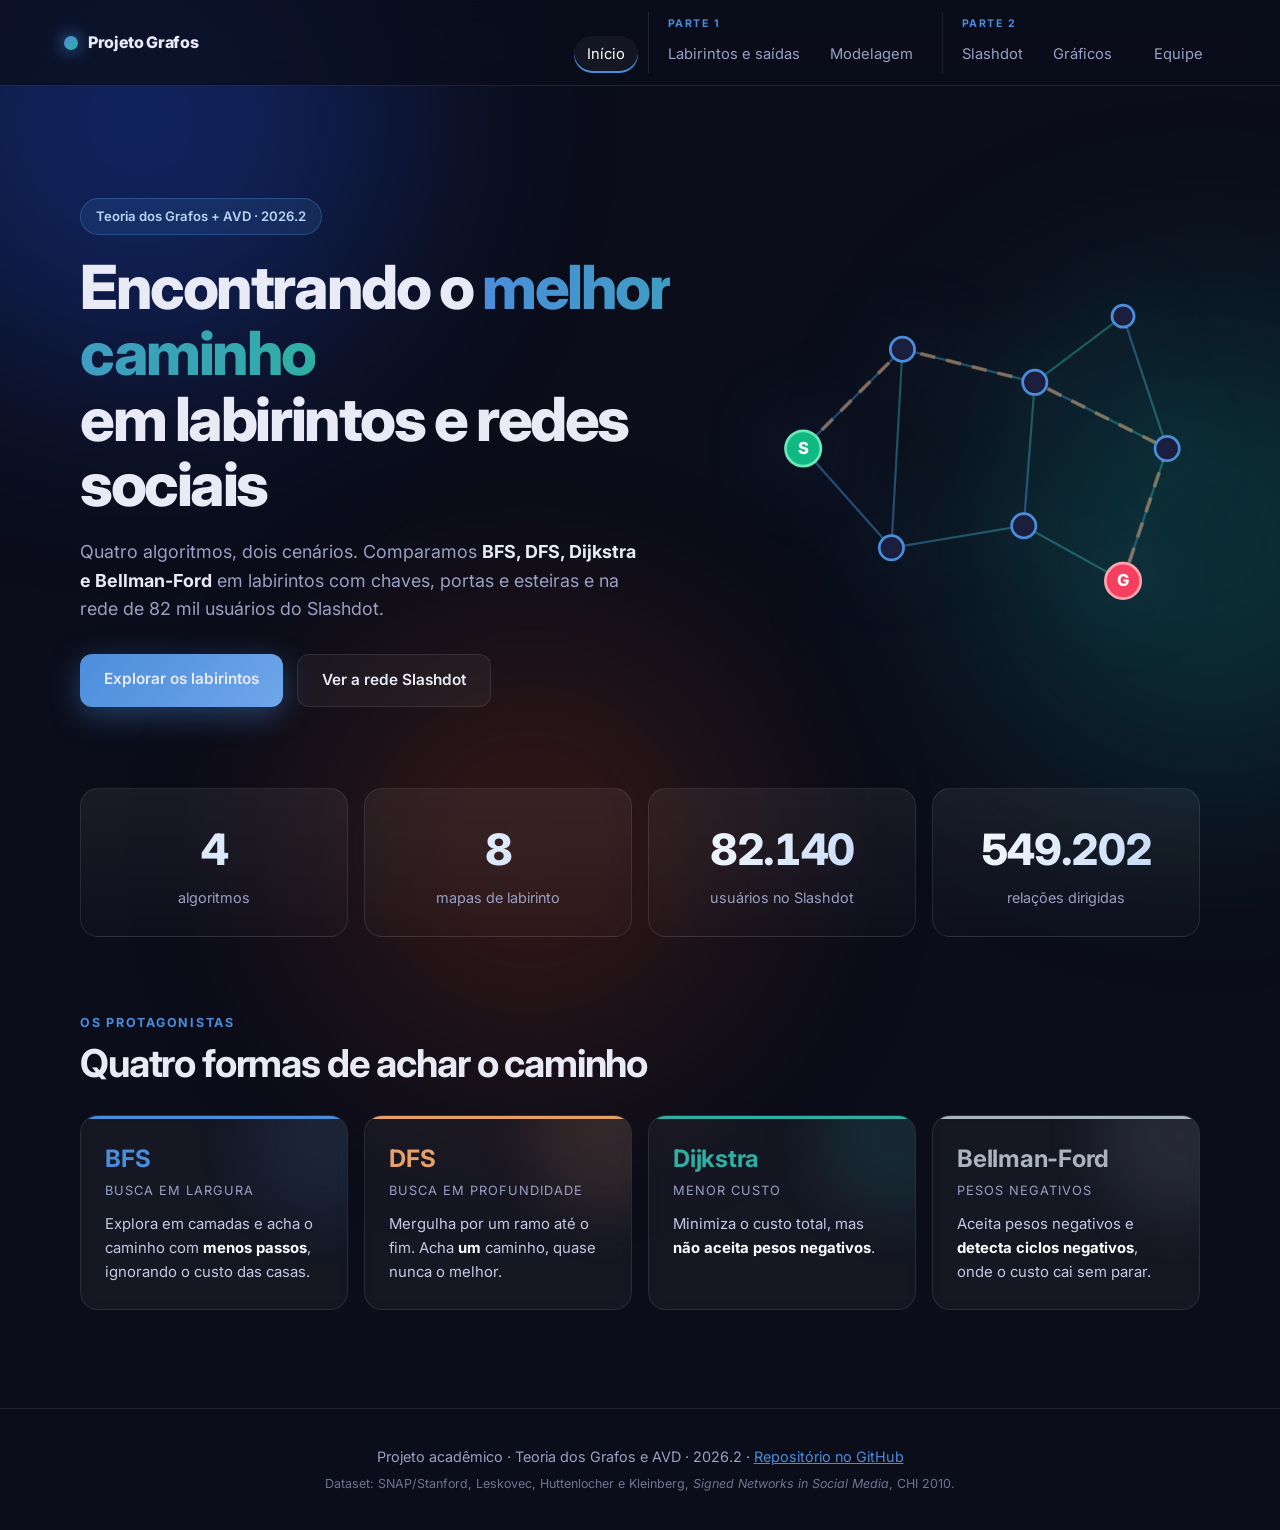
<file: web/index.html>
<!DOCTYPE html>
<!-- [IA] Claude Code – estrutura HTML da pagina do projeto, incluindo os textos explicativos -->
<html lang="pt-BR">
<head>
<meta charset="UTF-8">
<meta name="viewport" content="width=device-width, initial-scale=1">
<title>Projeto Grafos · Labirintos e Slashdot</title>
<meta name="description" content="BFS, DFS, Dijkstra e Bellman-Ford em labirintos com chaves e portas e na rede social Slashdot.">
<link rel="preconnect" href="https://fonts.googleapis.com">
<link rel="preconnect" href="https://fonts.gstatic.com" crossorigin>
<link href="https://fonts.googleapis.com/css2?family=Inter:wght@400;500;600;700;800&family=JetBrains+Mono:wght@500;700&display=swap" rel="stylesheet">
<link rel="stylesheet" href="style.css">
</head>
<body>

<div class="bg-orbs" aria-hidden="true"><span></span><span></span><span></span></div>

<header class="nav">
  <a class="brand" href="index.html"><span class="brand-dot"></span>Projeto Grafos</a>
  <nav>
    <a href="index.html" class="on" aria-current="page">Início</a>
    <div class="grupo"><span>Parte 1</span><div><a href="labirintos.html">Labirintos e saídas</a><a href="modelagem.html">Modelagem</a></div></div>
    <div class="grupo"><span>Parte 2</span><div><a href="slashdot.html">Slashdot</a><a href="graficos.html">Gráficos</a></div></div>
    <a href="equipe.html">Equipe</a>
  </nav>
</header>

<main id="topo">

  <!-- HERO -->
  <section class="hero">
    <div class="hero-text">
      <span class="pill">Teoria dos Grafos + AVD · 2026.2</span>
      <h1>Encontrando o <em>melhor caminho</em><br>em labirintos e redes sociais</h1>
      <p class="lead">Quatro algoritmos, dois cenários. Comparamos <strong>BFS, DFS, Dijkstra e Bellman-Ford</strong> em labirintos com chaves, portas e esteiras e na rede de 82 mil usuários do Slashdot.</p>
      <div class="cta">
        <a class="btn primary" href="labirintos.html">Explorar os labirintos</a>
        <a class="btn ghost" href="slashdot.html">Ver a rede Slashdot</a>
      </div>
    </div>
    <div class="hero-visual" aria-hidden="true">
      <svg viewBox="0 0 420 360" class="net">
        <g class="edges" stroke="url(#g1)" stroke-width="2" fill="none">
          <path d="M60 180 L150 90 L270 120 L350 60"/>
          <path d="M60 180 L140 270 L260 250 L350 300"/>
          <path d="M150 90 L140 270"/>
          <path d="M270 120 L260 250"/>
          <path d="M350 60 L390 180 L350 300"/>
          <path d="M270 120 L390 180"/>
          <path class="route" d="M60 180 L150 90 L270 120 L390 180 L350 300"/>
        </g>
        <defs>
          <linearGradient id="g1" x1="0" x2="1"><stop offset="0" stop-color="#4c8ddb"/><stop offset="1" stop-color="#2fafa3"/></linearGradient>
        </defs>
        <g class="nodes">
          <circle cx="60" cy="180" r="16" class="n start"/><text x="60" y="185" text-anchor="middle">S</text>
          <circle cx="150" cy="90" r="11" class="n"/>
          <circle cx="270" cy="120" r="11" class="n"/>
          <circle cx="350" cy="60" r="10" class="n"/>
          <circle cx="140" cy="270" r="11" class="n"/>
          <circle cx="260" cy="250" r="11" class="n"/>
          <circle cx="390" cy="180" r="11" class="n"/>
          <circle cx="350" cy="300" r="16" class="n goal"/><text x="350" y="305" text-anchor="middle">G</text>
        </g>
      </svg>
    </div>
  </section>

  <!-- NUMEROS -->
  <section class="stats" id="stats">
    <div class="stat"><b data-count="4">0</b><span>algoritmos</span></div>
    <div class="stat"><b data-count="8">0</b><span>mapas de labirinto</span></div>
    <div class="stat"><b data-count="82140">0</b><span>usuários no Slashdot</span></div>
    <div class="stat"><b data-count="549202">0</b><span>relações dirigidas</span></div>
  </section>

  <!-- ALGORITMOS -->
  <section class="block">
    <div class="head"><span class="eyebrow">Os protagonistas</span><h2>Quatro formas de achar o caminho</h2></div>
    <div class="algos">
      <article class="card algo" style="--c:#4c8ddb">
        <h3>BFS</h3><p class="tag">Busca em largura</p>
        <p>Explora em camadas e acha o caminho com <b>menos passos</b>, ignorando o custo das casas.</p>
      </article>
      <article class="card algo" style="--c:#e8a06a">
        <h3>DFS</h3><p class="tag">Busca em profundidade</p>
        <p>Mergulha por um ramo até o fim. Acha <b>um</b> caminho, quase nunca o melhor.</p>
      </article>
      <article class="card algo" style="--c:#2fafa3">
        <h3>Dijkstra</h3><p class="tag">Menor custo</p>
        <p>Minimiza o custo total, mas <b>não aceita pesos negativos</b>.</p>
      </article>
      <article class="card algo" style="--c:#a9b4c0">
        <h3>Bellman-Ford</h3><p class="tag">Pesos negativos</p>
        <p>Aceita pesos negativos e <b>detecta ciclos negativos</b>, onde o custo cai sem parar.</p>
      </article>
    </div>
  </section>

</main>

<footer>
  <p>Projeto acadêmico · Teoria dos Grafos e AVD · 2026.2 · <a href="https://github.com/arthurlins7/Projeto-Grafos" target="_blank" rel="noopener">Repositório no GitHub</a></p>
  <p class="small">Dataset: SNAP/Stanford, Leskovec, Huttenlocher e Kleinberg, <i>Signed Networks in Social Media</i>, CHI 2010.</p>
</footer>

<div class="lightbox" id="lightbox" hidden><img alt=""><p></p></div>

<script src="data.js"></script>
<script src="app.js"></script>
</body>
</html>
</file>
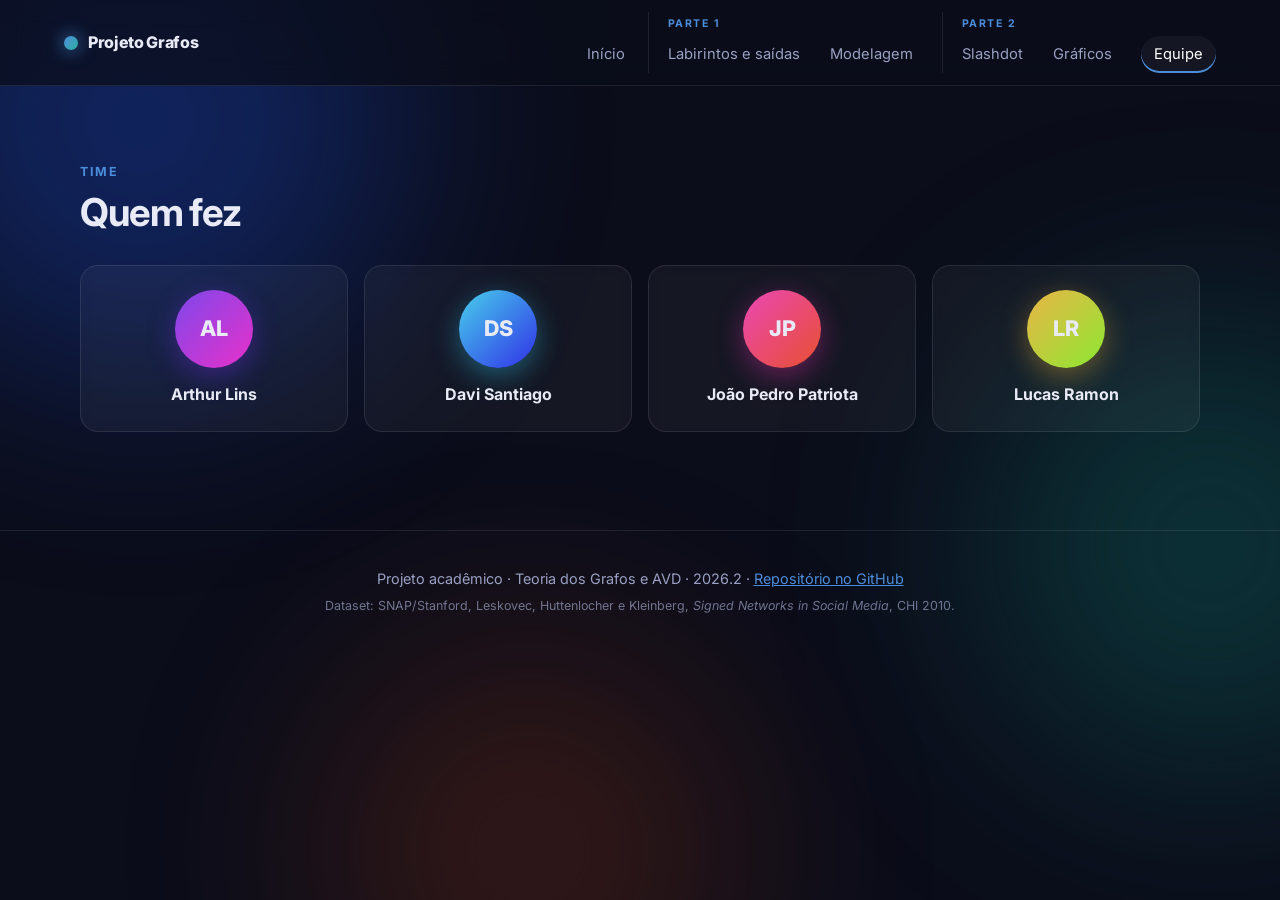
<file: web/equipe.html>
<!DOCTYPE html>
<!-- [IA] Claude Code – estrutura HTML da pagina do projeto, incluindo os textos explicativos -->
<html lang="pt-BR">
<head>
<meta charset="UTF-8">
<meta name="viewport" content="width=device-width, initial-scale=1">
<title>Equipe · Projeto Grafos</title>
<meta name="description" content="BFS, DFS, Dijkstra e Bellman-Ford em labirintos com chaves e portas e na rede social Slashdot.">
<link rel="preconnect" href="https://fonts.googleapis.com">
<link rel="preconnect" href="https://fonts.gstatic.com" crossorigin>
<link href="https://fonts.googleapis.com/css2?family=Inter:wght@400;500;600;700;800&family=JetBrains+Mono:wght@500;700&display=swap" rel="stylesheet">
<link rel="stylesheet" href="style.css">
</head>
<body>

<div class="bg-orbs" aria-hidden="true"><span></span><span></span><span></span></div>

<header class="nav">
  <a class="brand" href="index.html"><span class="brand-dot"></span>Projeto Grafos</a>
  <nav>
    <a href="index.html">Início</a>
    <div class="grupo"><span>Parte 1</span><div><a href="labirintos.html">Labirintos e saídas</a><a href="modelagem.html">Modelagem</a></div></div>
    <div class="grupo"><span>Parte 2</span><div><a href="slashdot.html">Slashdot</a><a href="graficos.html">Gráficos</a></div></div>
    <a href="equipe.html" class="on" aria-current="page">Equipe</a>
  </nav>
</header>

<main id="topo">

  <!-- EQUIPE -->
  <section class="block" id="equipe">
    <div class="head"><span class="eyebrow">Time</span><h2>Quem fez</h2></div>
    <div class="team">
      <div class="card person"><div class="av" style="--h:260">AL</div><b>Arthur Lins</b></div>
      <div class="card person"><div class="av" style="--h:190">DS</div><b>Davi Santiago</b></div>
      <div class="card person"><div class="av" style="--h:320">JP</div><b>João Pedro Patriota</b></div>
      <div class="card person"><div class="av" style="--h:40">LR</div><b>Lucas Ramon</b></div>
    </div>
  </section>
</main>

<footer>
  <p>Projeto acadêmico · Teoria dos Grafos e AVD · 2026.2 · <a href="https://github.com/arthurlins7/Projeto-Grafos" target="_blank" rel="noopener">Repositório no GitHub</a></p>
  <p class="small">Dataset: SNAP/Stanford, Leskovec, Huttenlocher e Kleinberg, <i>Signed Networks in Social Media</i>, CHI 2010.</p>
</footer>

<div class="lightbox" id="lightbox" hidden><img alt=""><p></p></div>

<script src="data.js"></script>
<script src="app.js"></script>
</body>
</html>
</file>
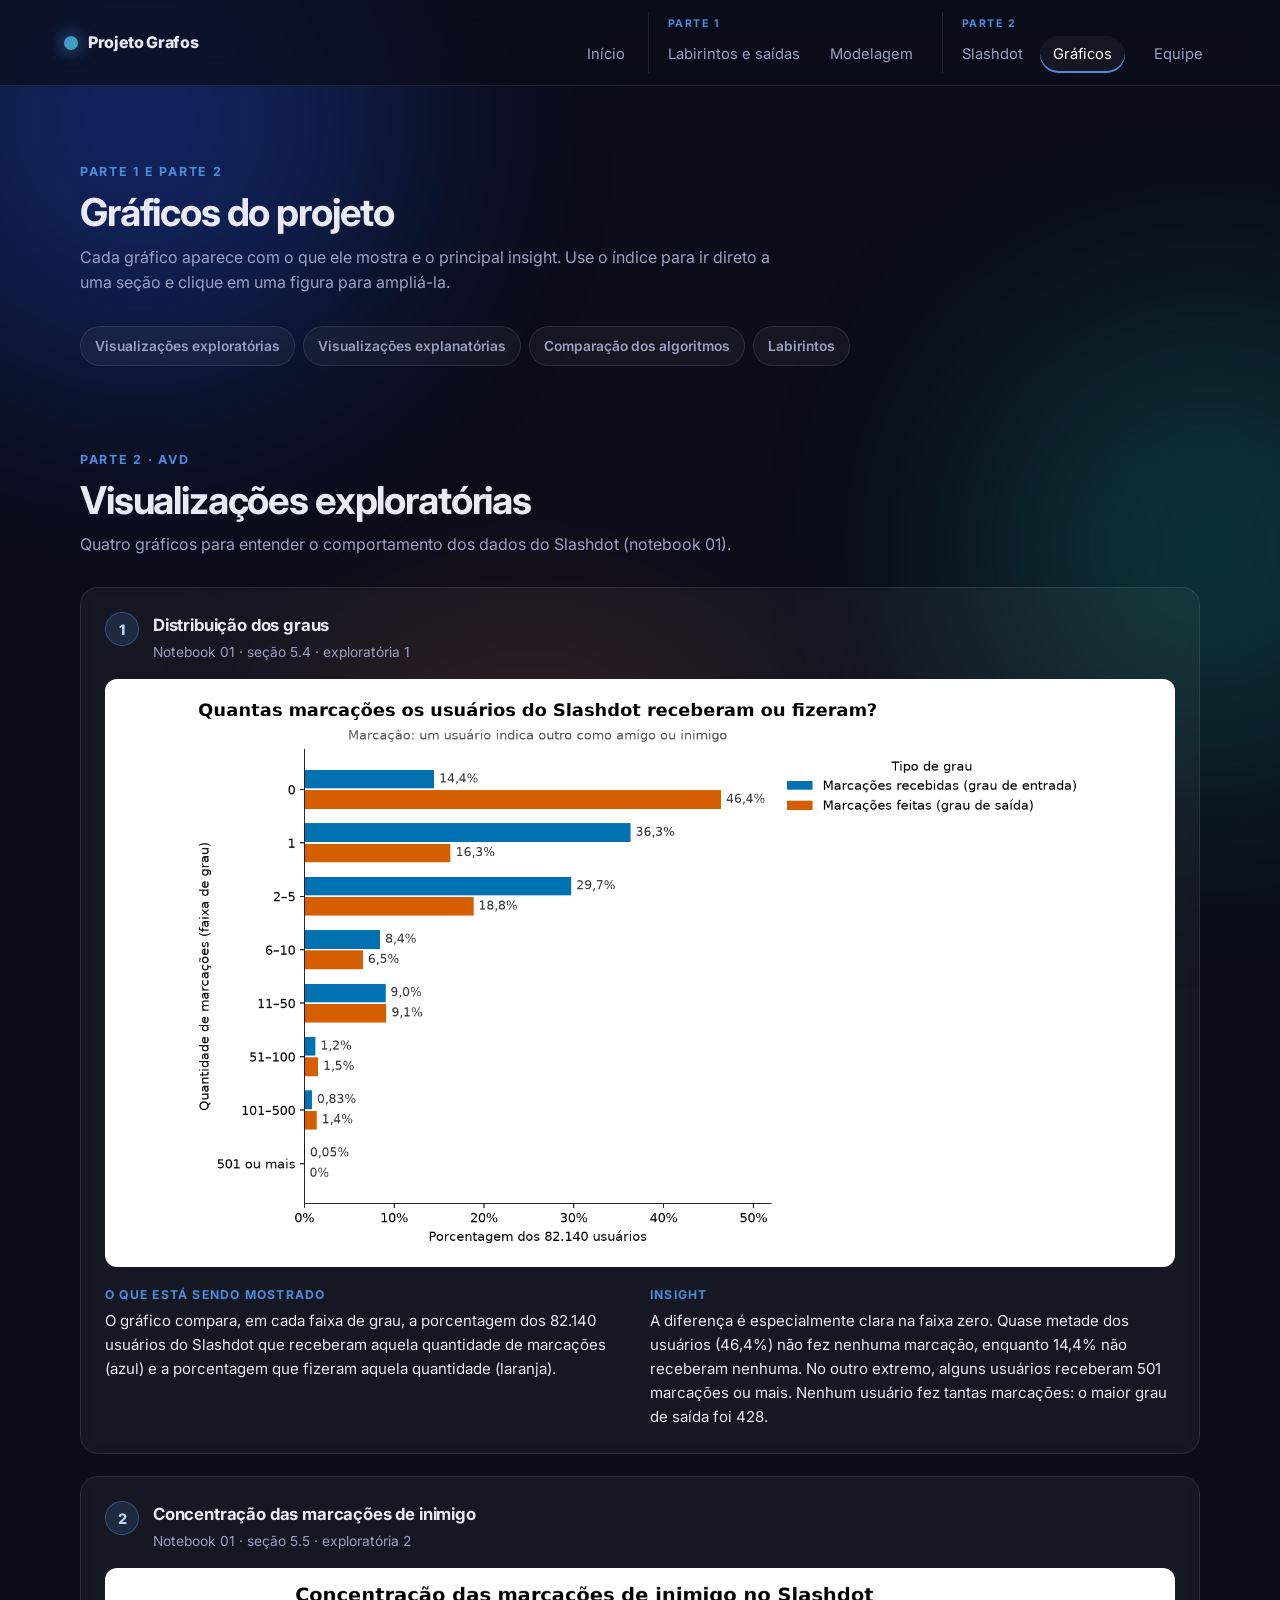
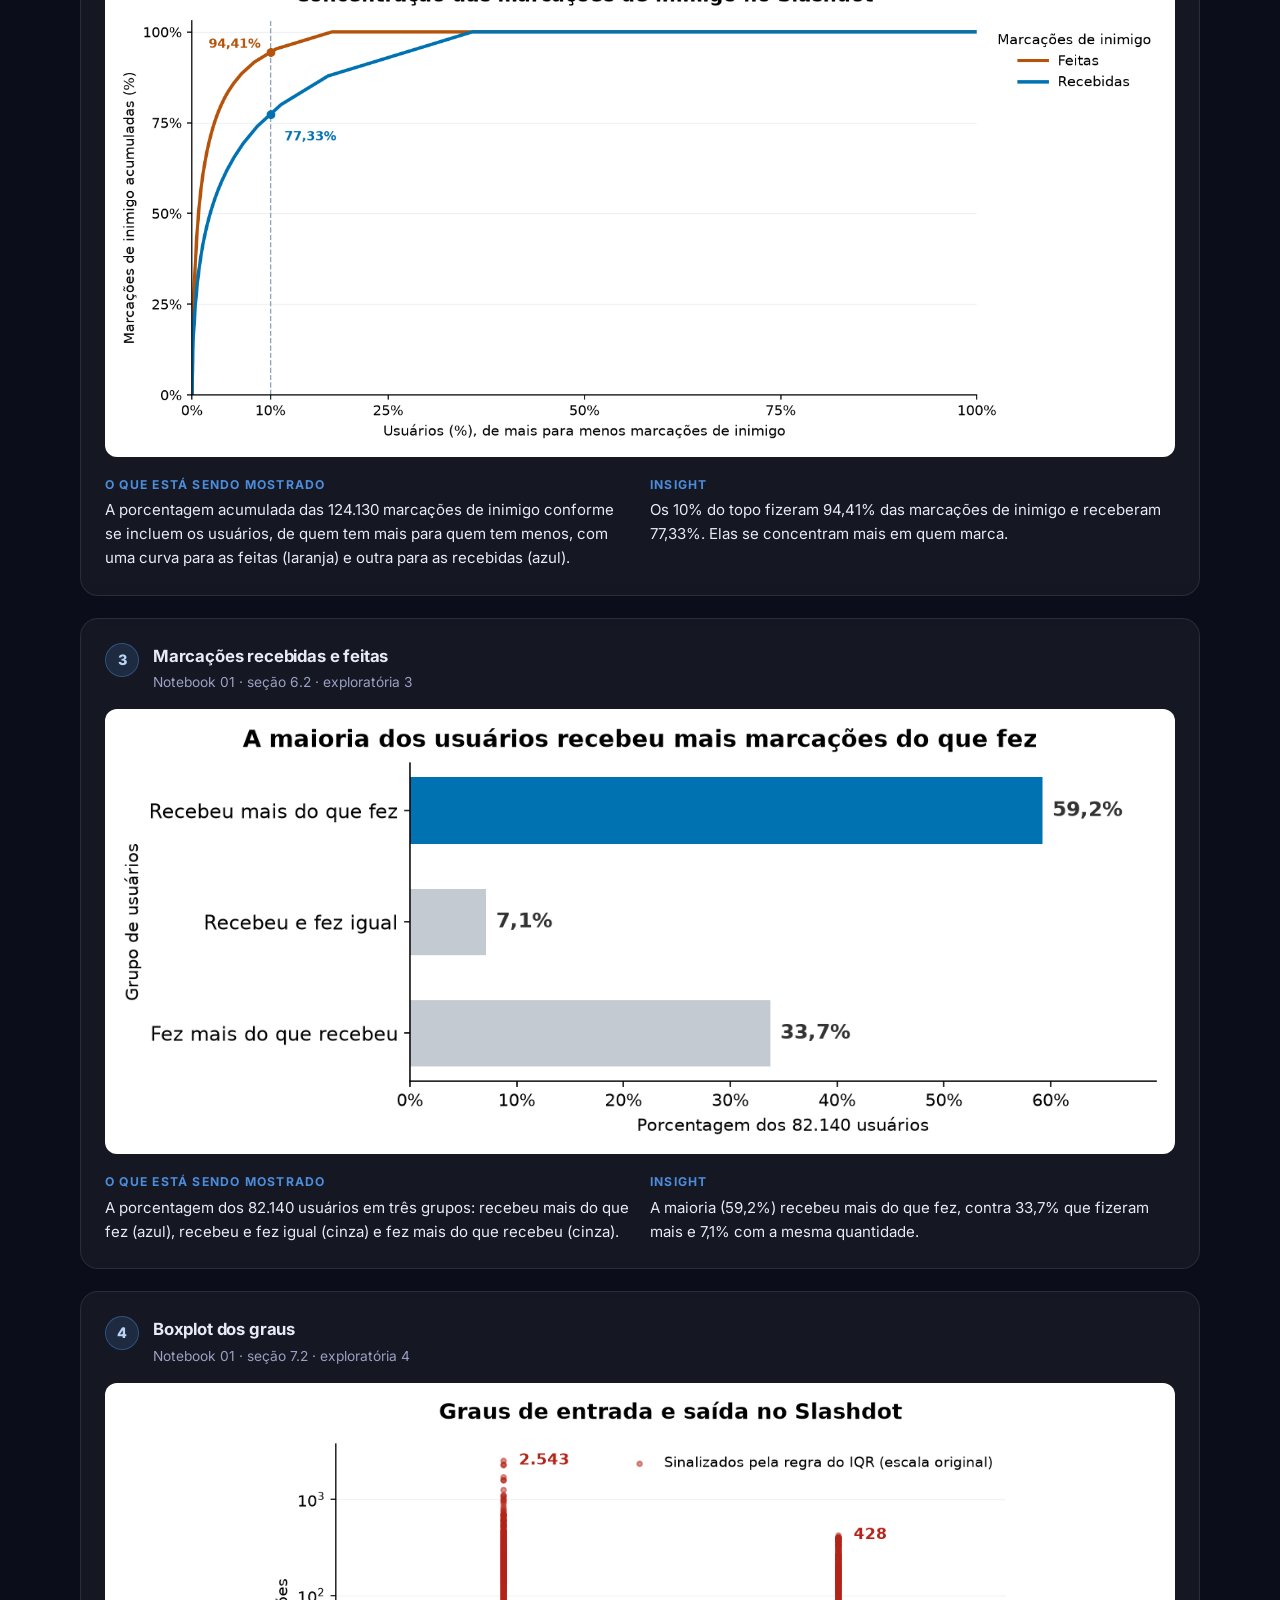
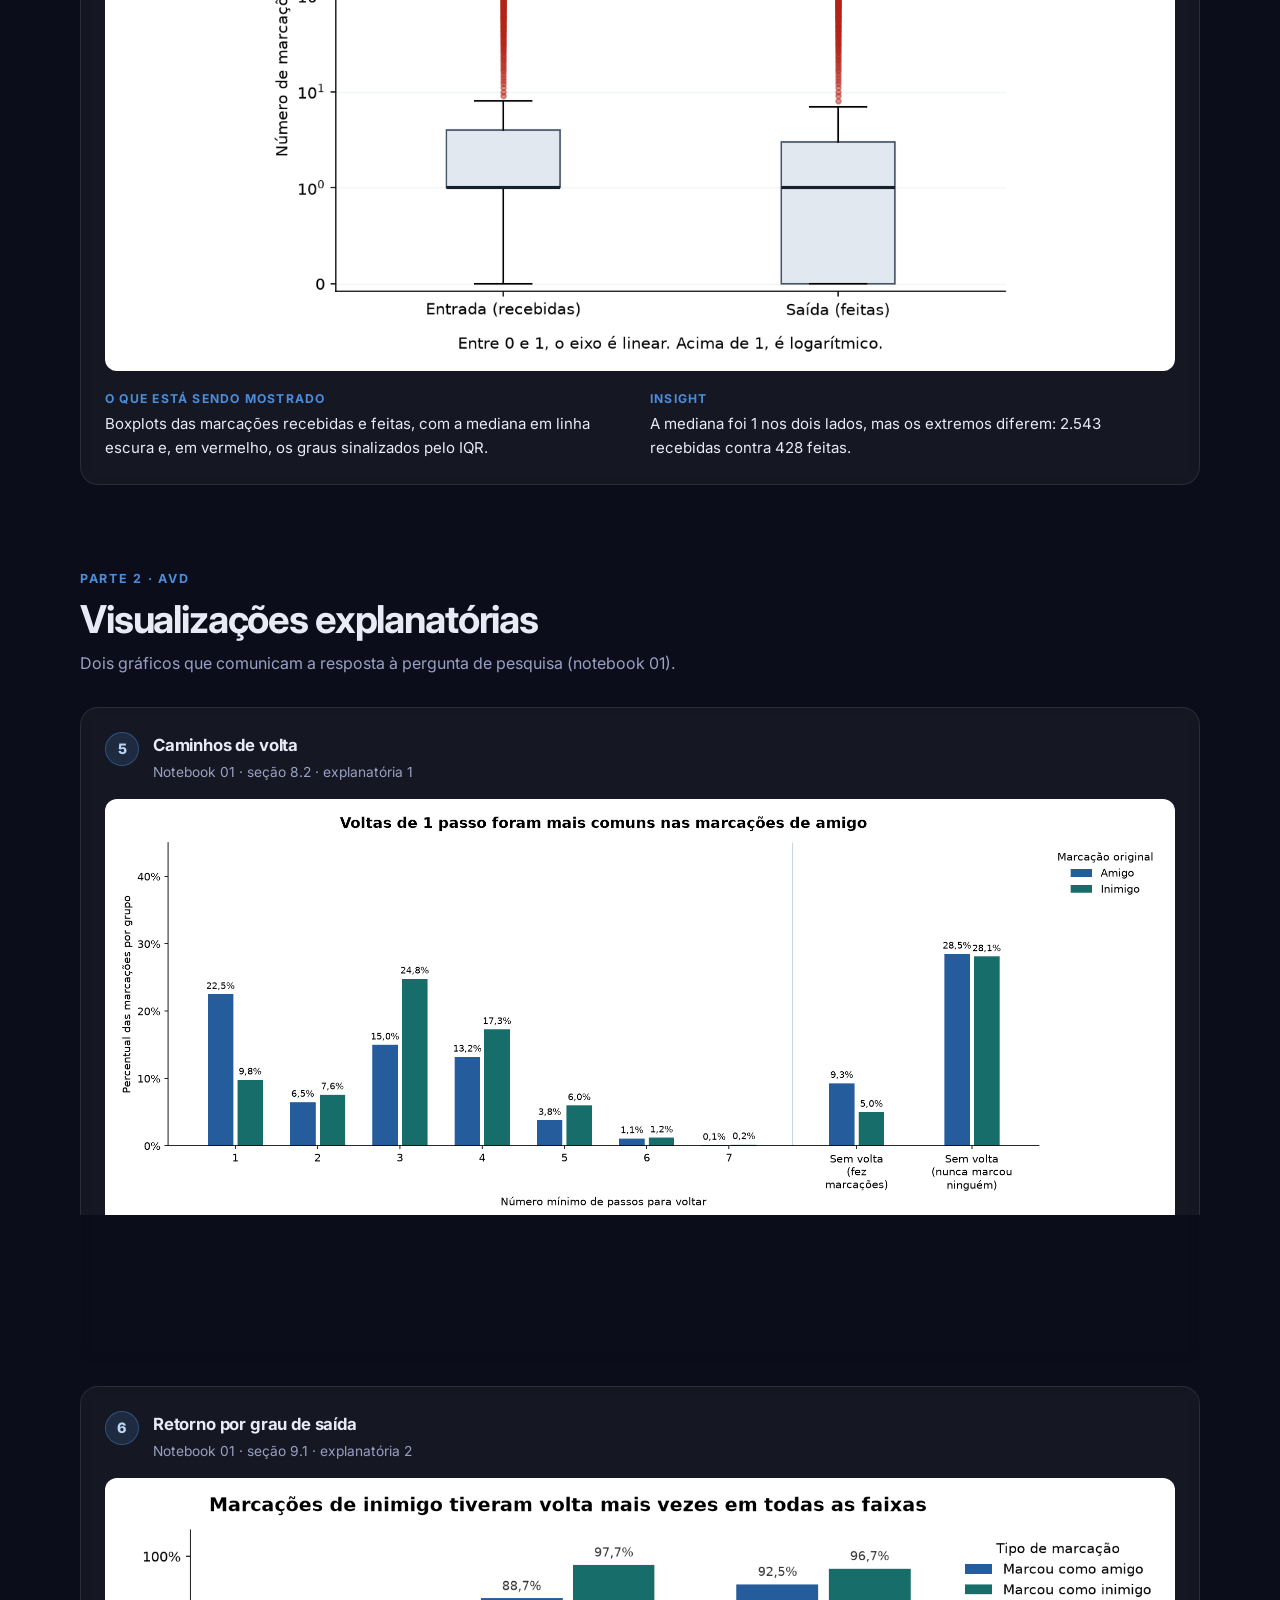
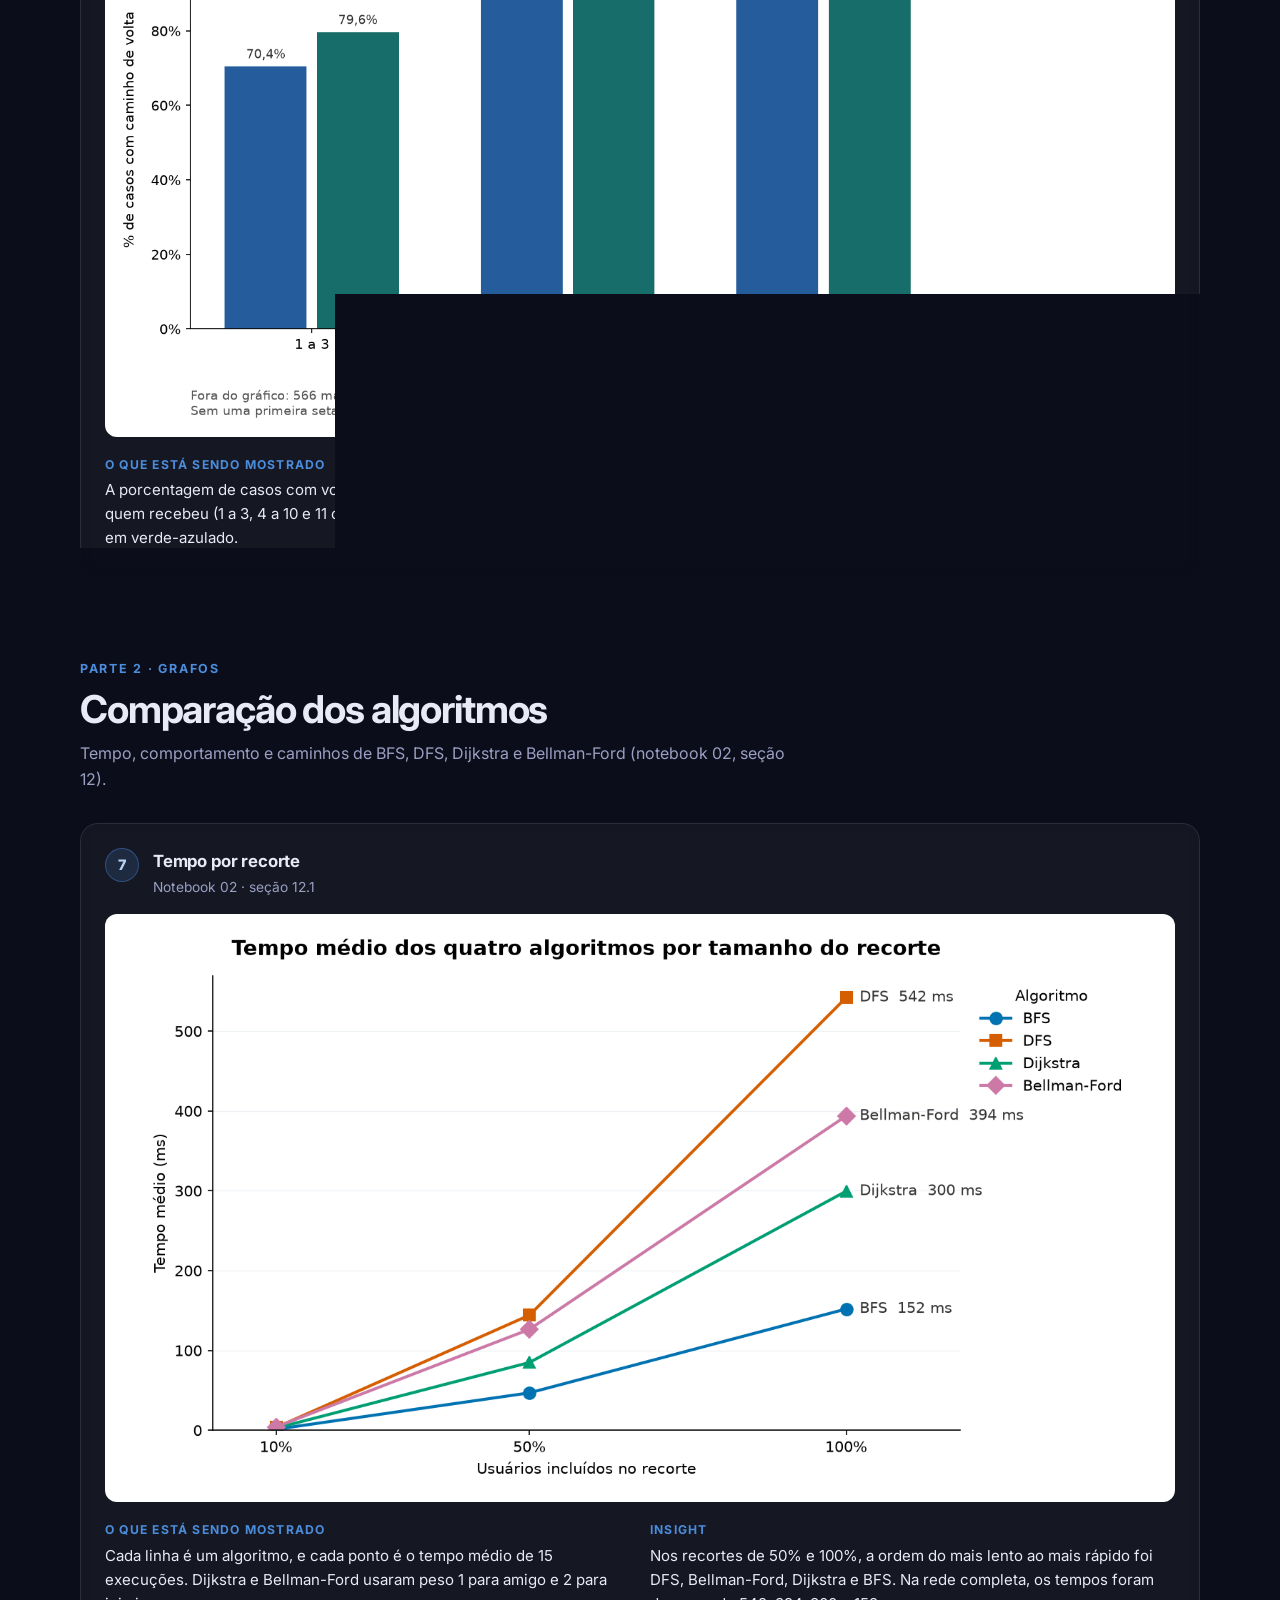
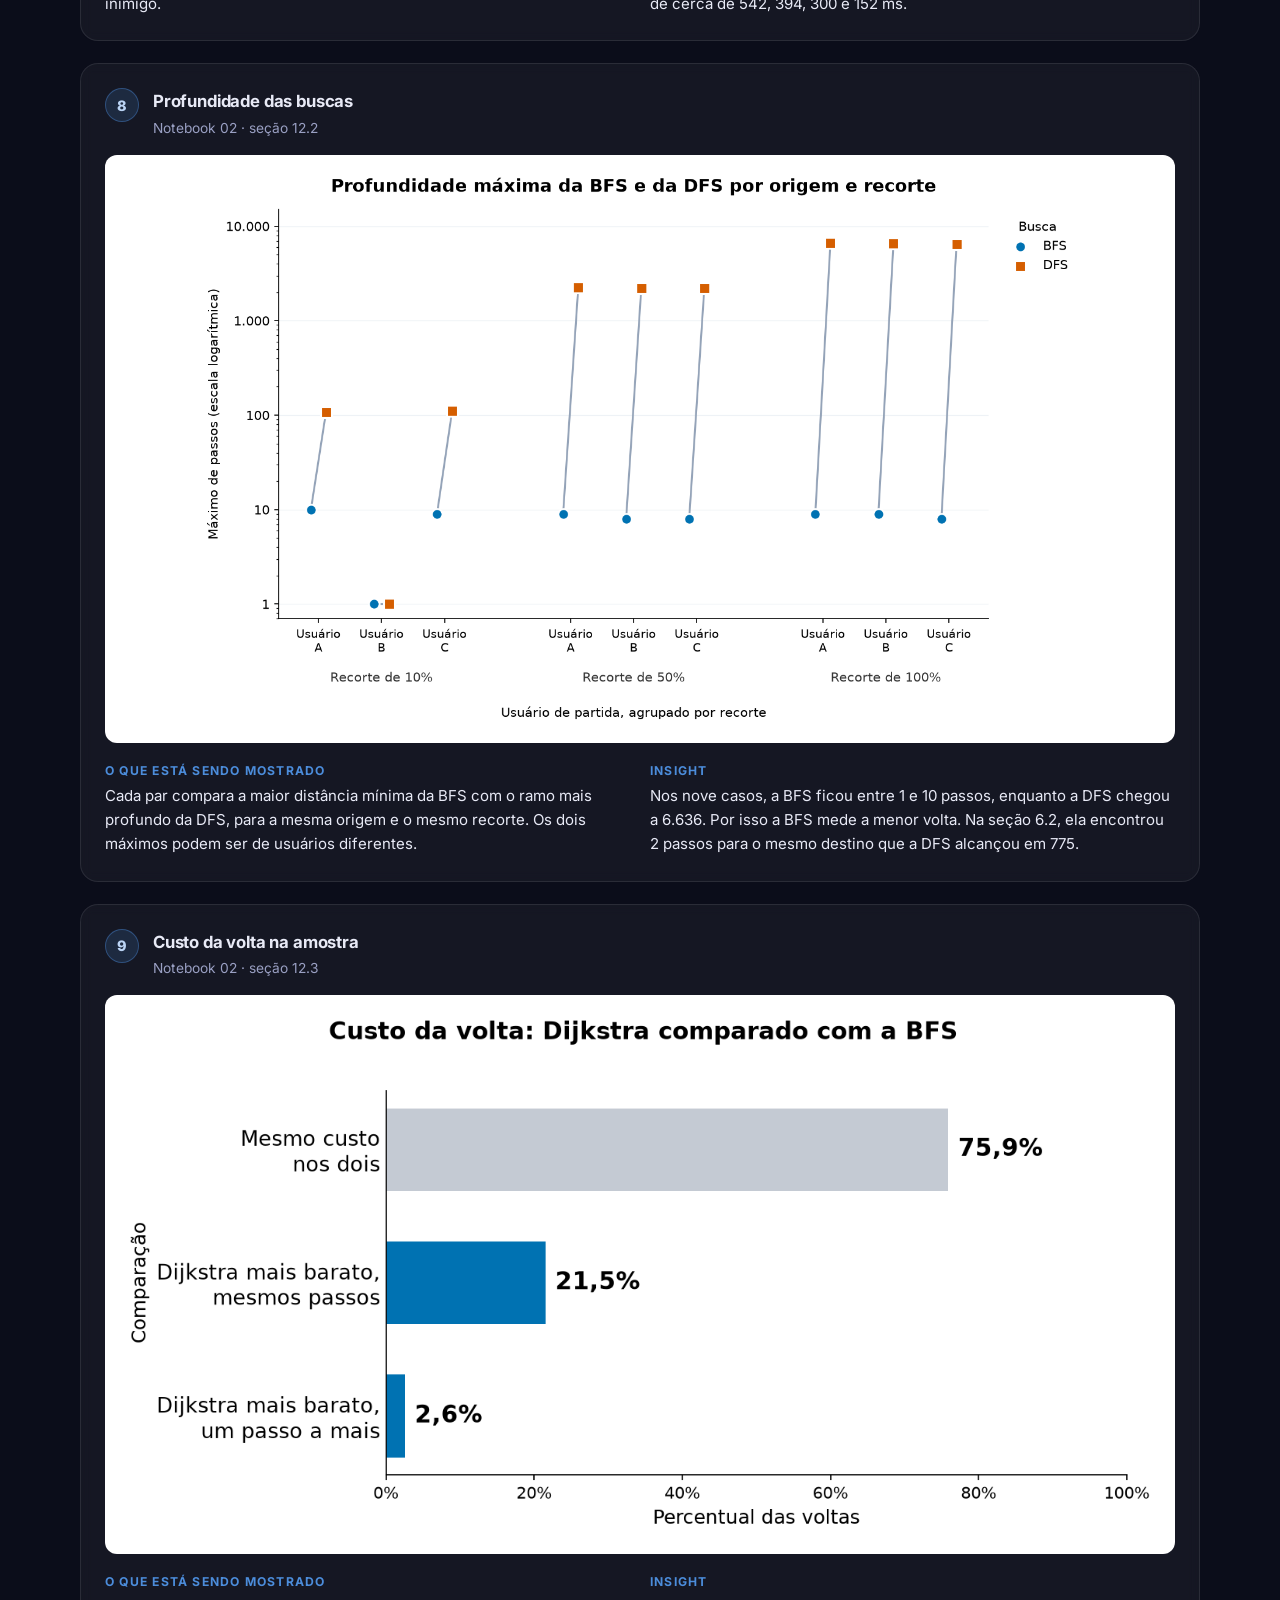
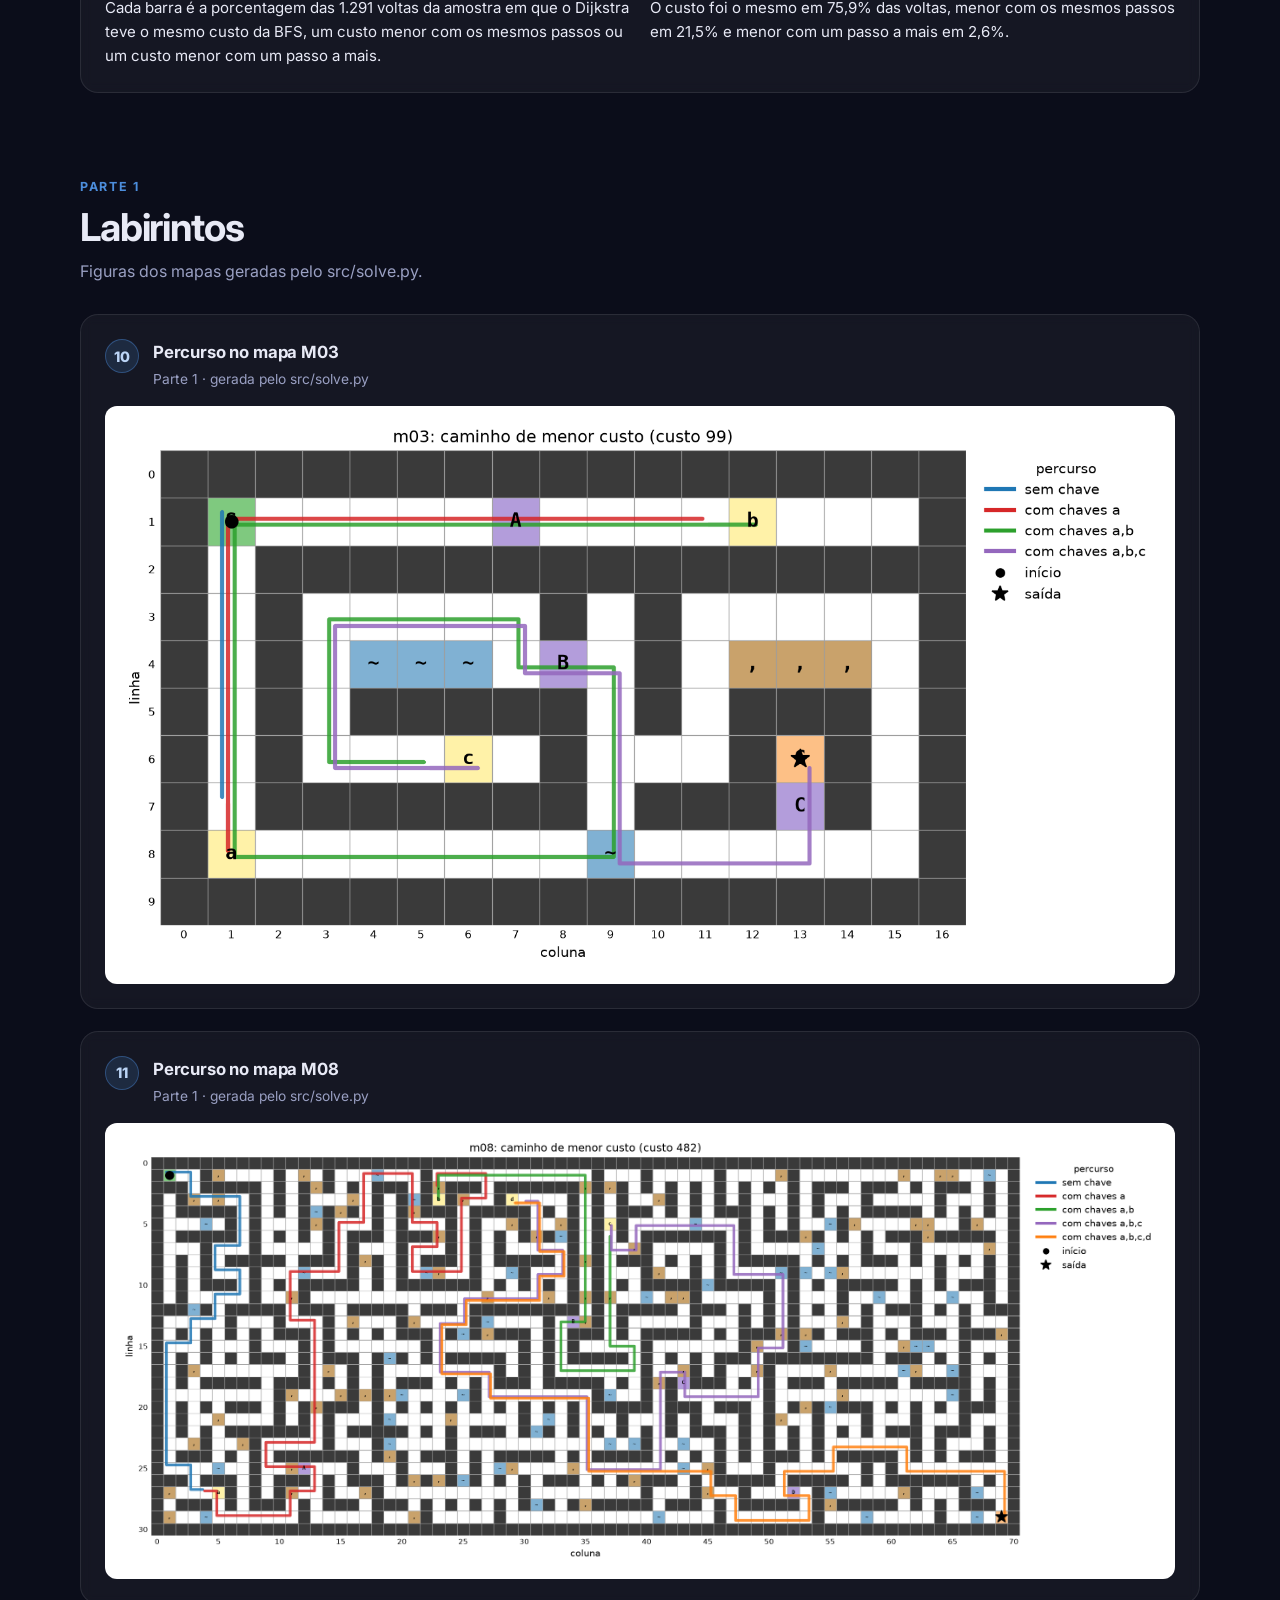
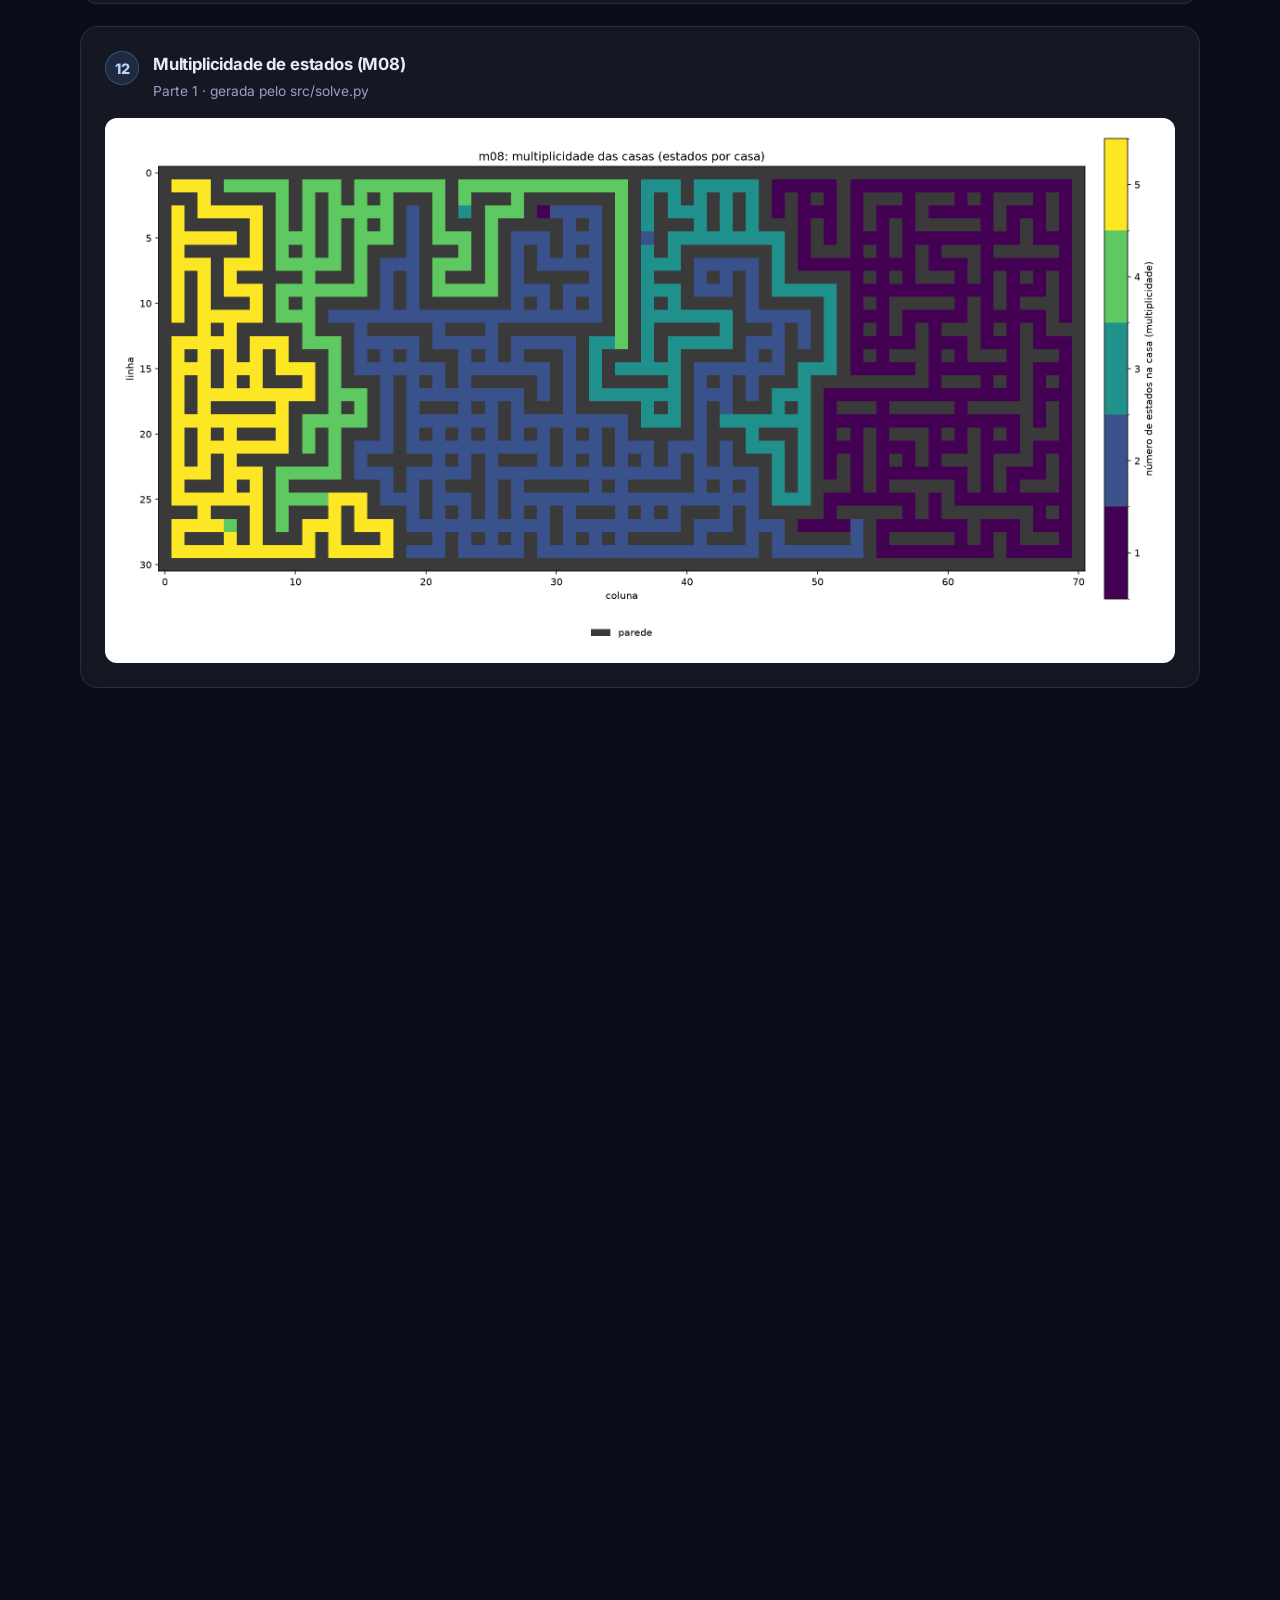
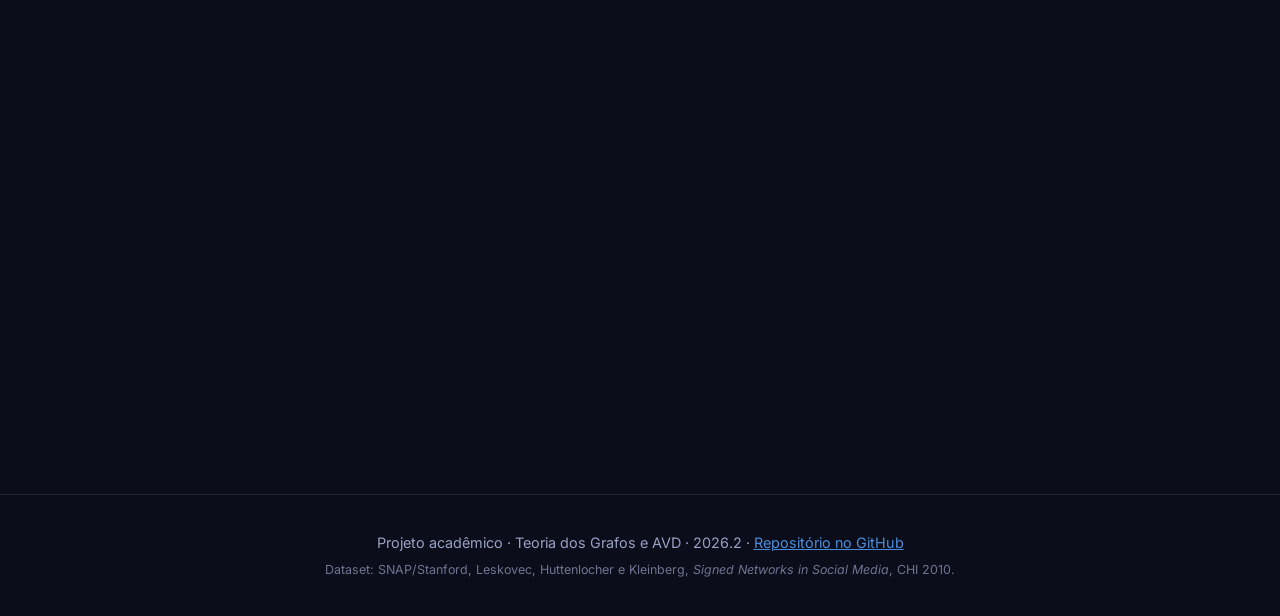
<file: web/graficos.html>
<!DOCTYPE html>
<!-- [IA] Claude Code – estrutura HTML da pagina do projeto, incluindo os textos explicativos -->
<html lang="pt-BR">
<head>
<meta charset="UTF-8">
<meta name="viewport" content="width=device-width, initial-scale=1">
<title>Gráficos · Projeto Grafos</title>
<meta name="description" content="BFS, DFS, Dijkstra e Bellman-Ford em labirintos com chaves e portas e na rede social Slashdot.">
<link rel="preconnect" href="https://fonts.googleapis.com">
<link rel="preconnect" href="https://fonts.gstatic.com" crossorigin>
<link href="https://fonts.googleapis.com/css2?family=Inter:wght@400;500;600;700;800&family=JetBrains+Mono:wght@500;700&display=swap" rel="stylesheet">
<link rel="stylesheet" href="style.css">
</head>
<body>

<div class="bg-orbs" aria-hidden="true"><span></span><span></span><span></span></div>

<header class="nav">
  <a class="brand" href="index.html"><span class="brand-dot"></span>Projeto Grafos</a>
  <nav>
    <a href="index.html">Início</a>
    <div class="grupo"><span>Parte 1</span><div><a href="labirintos.html">Labirintos e saídas</a><a href="modelagem.html">Modelagem</a></div></div>
    <div class="grupo"><span>Parte 2</span><div><a href="slashdot.html">Slashdot</a><a href="graficos.html" class="on" aria-current="page">Gráficos</a></div></div>
    <a href="equipe.html">Equipe</a>
  </nav>
</header>

<main id="topo">
  <!-- [IA] Claude – pagina de graficos em topicos -->
  <section class="block" id="graficos">
    <div class="head"><span class="eyebrow">Parte 1 e Parte 2</span><h2>Gráficos do projeto</h2><p>Cada gráfico aparece com o que ele mostra e o principal insight. Use o índice para ir direto a uma seção e clique em uma figura para ampliá-la.</p></div>
    <nav class="indice" id="indice" aria-label="Seções da página"></nav>
  </section>
  <div id="topicos"></div>
</main>

<footer>
  <p>Projeto acadêmico · Teoria dos Grafos e AVD · 2026.2 · <a href="https://github.com/arthurlins7/Projeto-Grafos" target="_blank" rel="noopener">Repositório no GitHub</a></p>
  <p class="small">Dataset: SNAP/Stanford, Leskovec, Huttenlocher e Kleinberg, <i>Signed Networks in Social Media</i>, CHI 2010.</p>
</footer>

<div class="lightbox" id="lightbox" hidden><img alt=""><p></p></div>

<script src="data.js"></script>
<script src="app.js"></script>
</body>
</html>
</file>
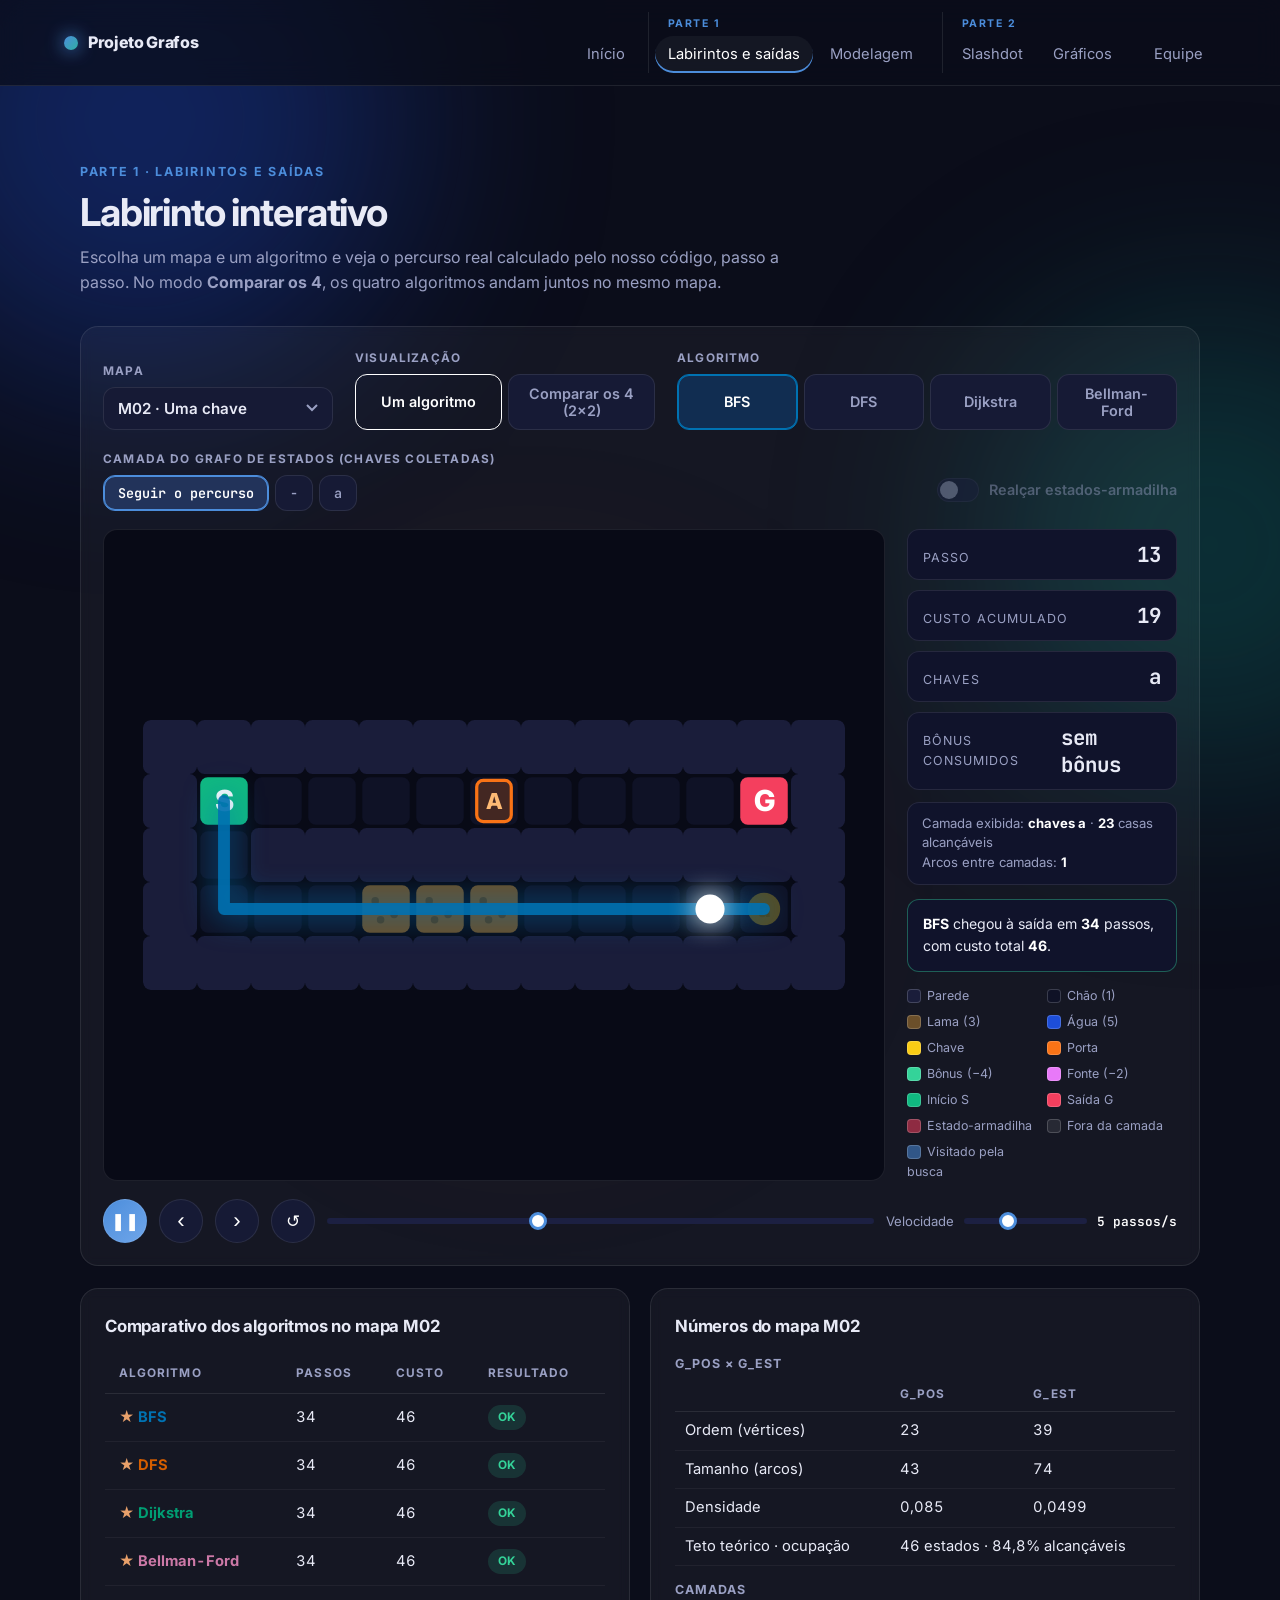
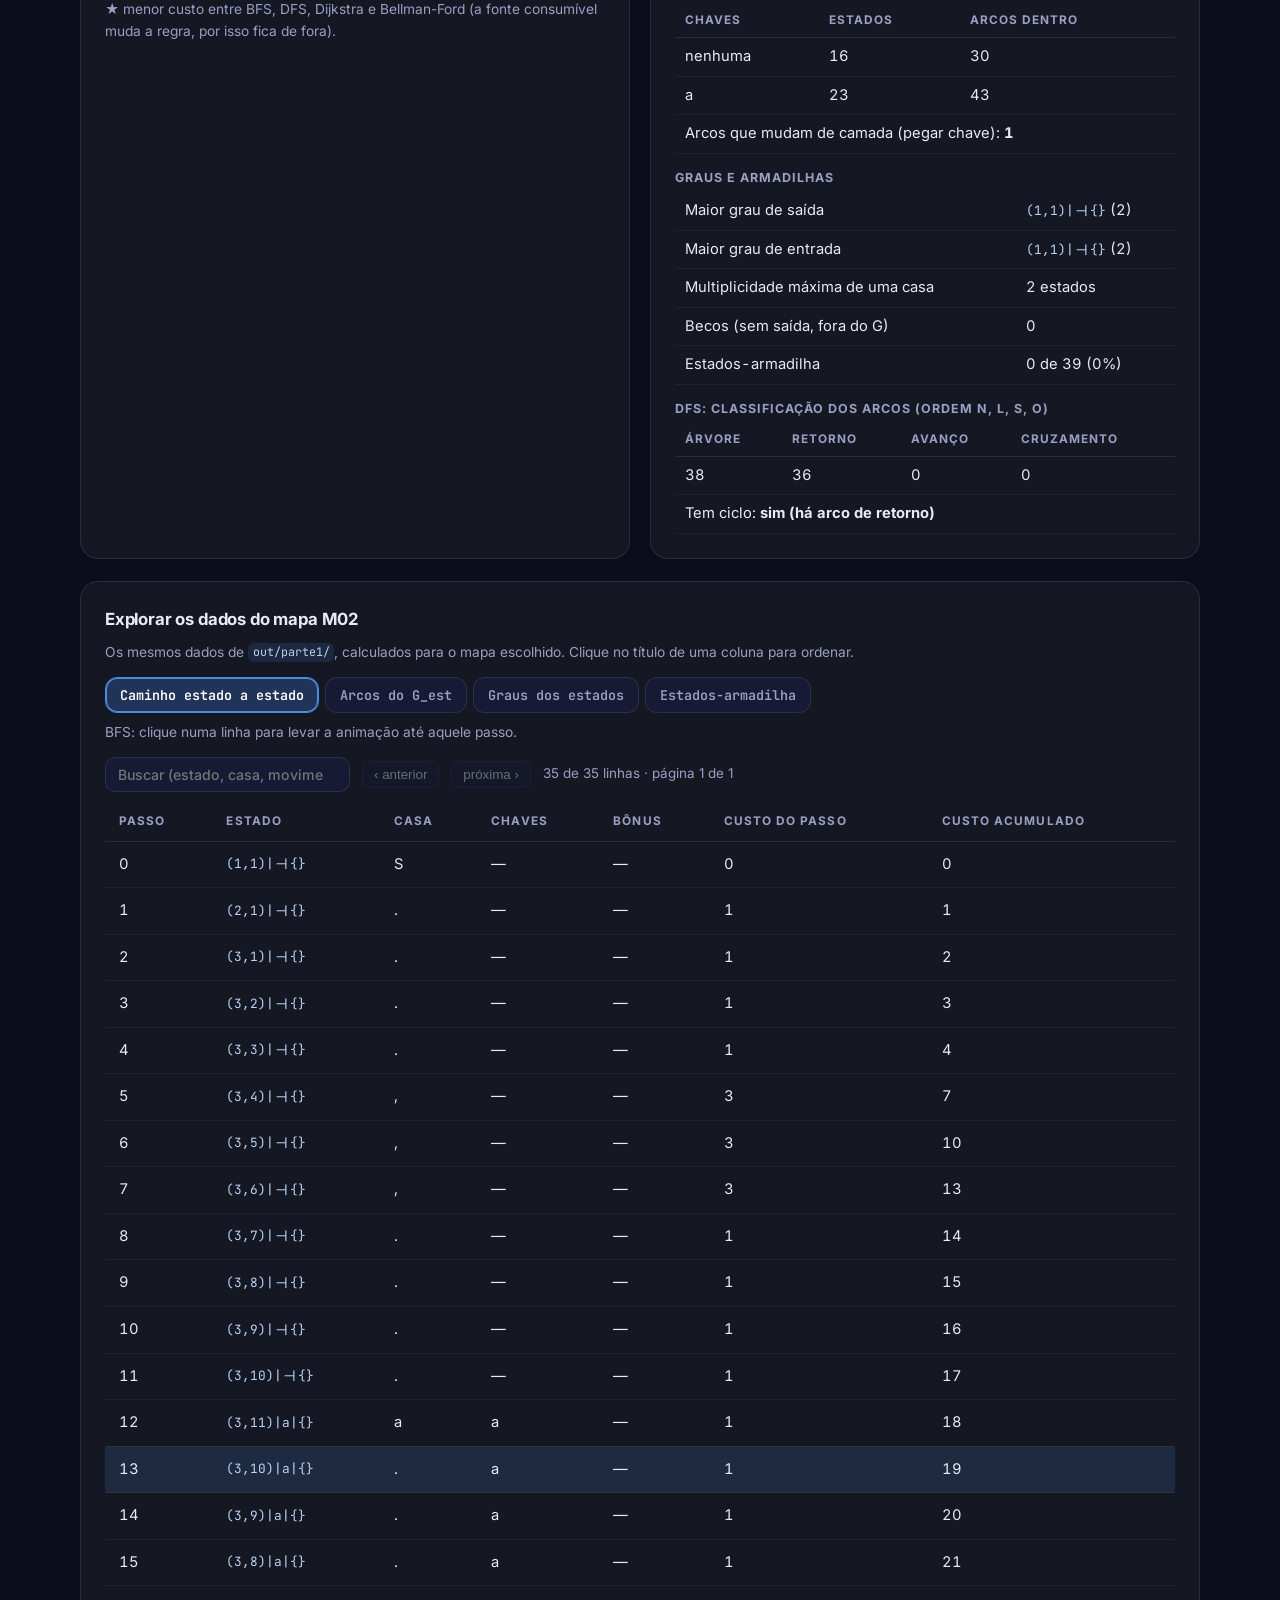
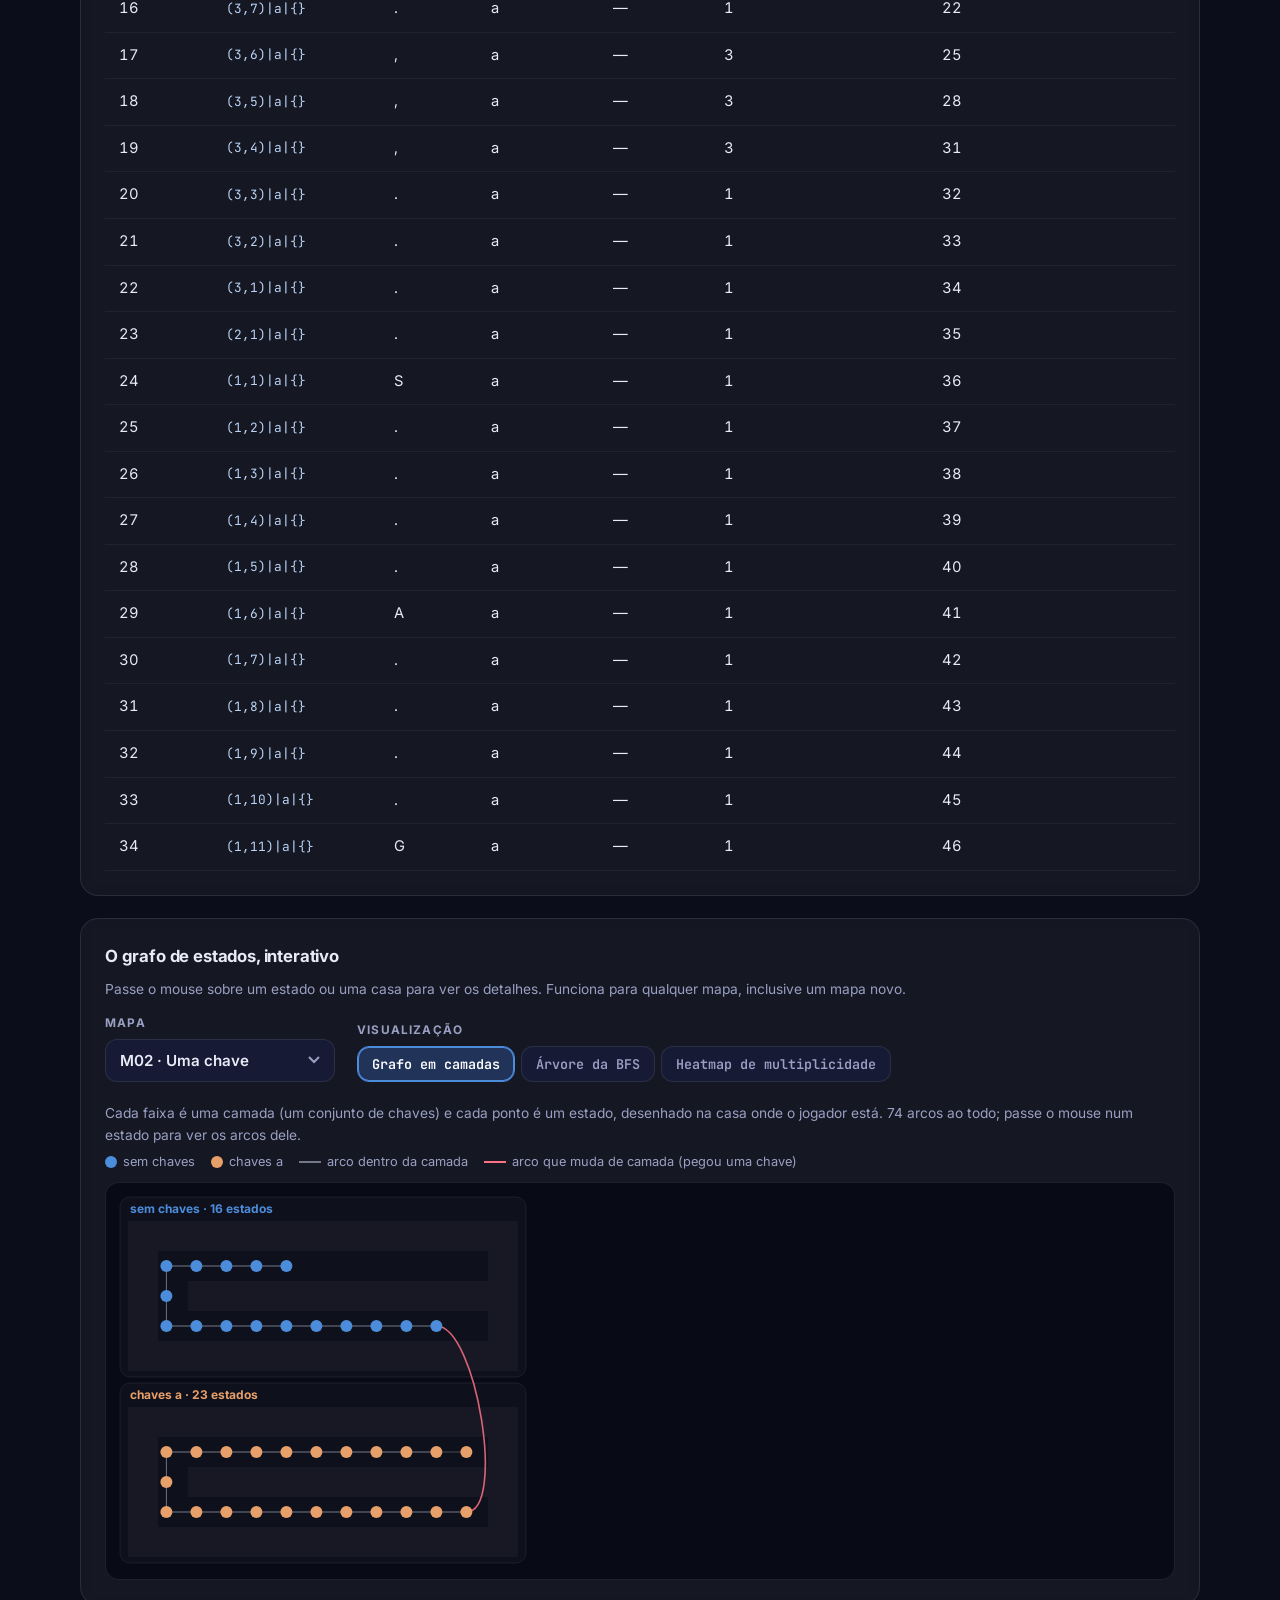
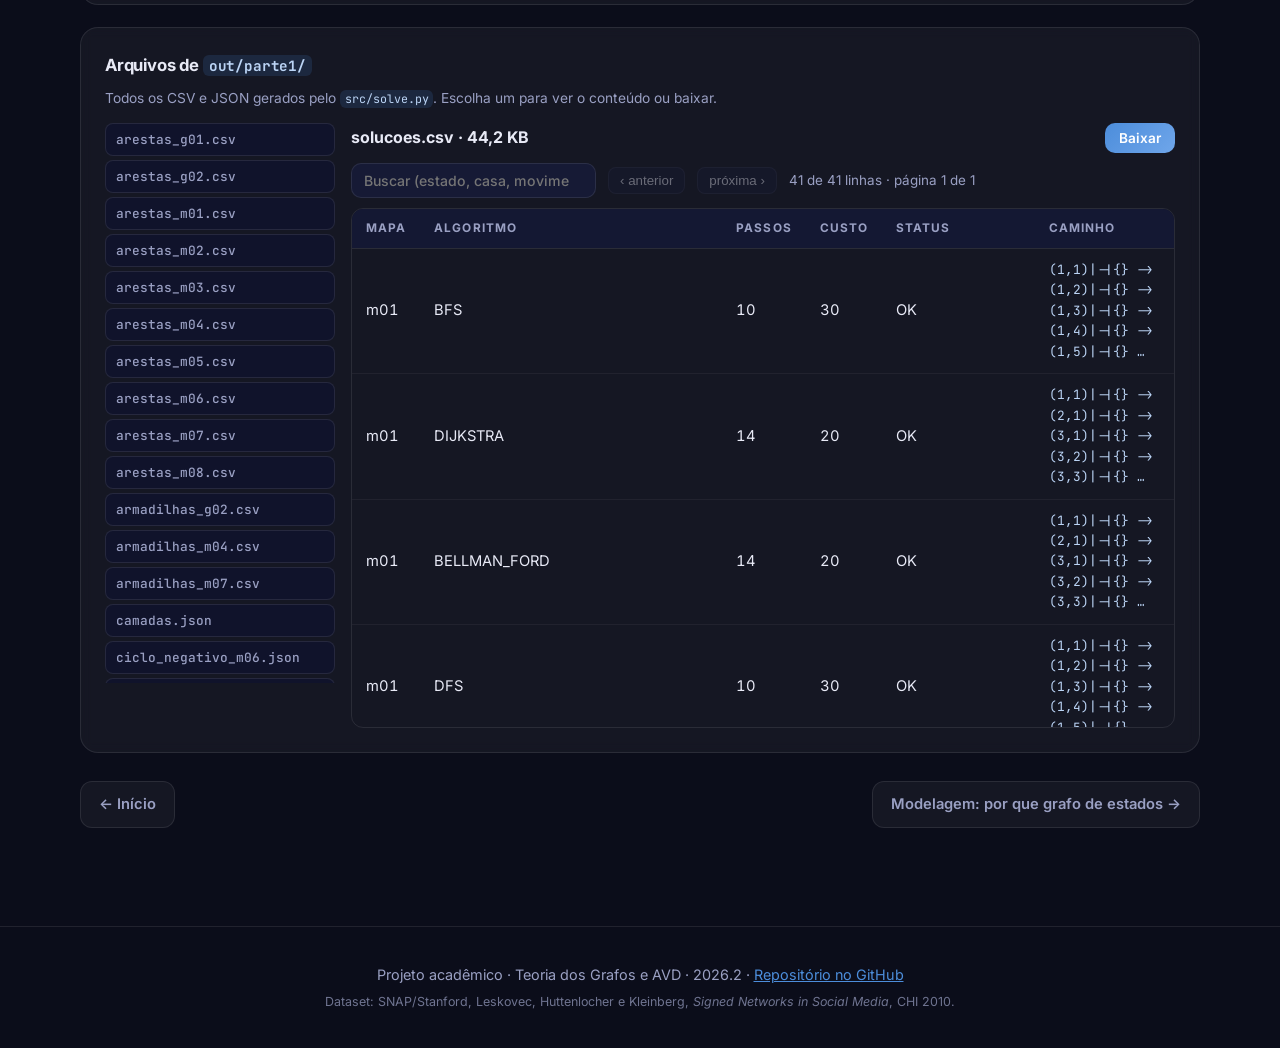
<file: web/labirintos.html>
<!DOCTYPE html>
<!-- [IA] Claude Code – estrutura HTML da pagina do projeto, incluindo os textos explicativos -->
<html lang="pt-BR">
<head>
<meta charset="UTF-8">
<meta name="viewport" content="width=device-width, initial-scale=1">
<title>Labirintos e saídas · Projeto Grafos</title>
<meta name="description" content="BFS, DFS, Dijkstra e Bellman-Ford em labirintos com chaves e portas e na rede social Slashdot.">
<link rel="preconnect" href="https://fonts.googleapis.com">
<link rel="preconnect" href="https://fonts.gstatic.com" crossorigin>
<link href="https://fonts.googleapis.com/css2?family=Inter:wght@400;500;600;700;800&family=JetBrains+Mono:wght@500;700&display=swap" rel="stylesheet">
<link rel="stylesheet" href="style.css">
</head>
<body>

<div class="bg-orbs" aria-hidden="true"><span></span><span></span><span></span></div>

<header class="nav">
  <a class="brand" href="index.html"><span class="brand-dot"></span>Projeto Grafos</a>
  <nav>
    <a href="index.html">Início</a>
    <div class="grupo"><span>Parte 1</span><div><a href="labirintos.html" class="on" aria-current="page">Labirintos e saídas</a><a href="modelagem.html">Modelagem</a></div></div>
    <div class="grupo"><span>Parte 2</span><div><a href="slashdot.html">Slashdot</a><a href="graficos.html">Gráficos</a></div></div>
    <a href="equipe.html">Equipe</a>
  </nav>
</header>

<main id="topo">

  <!-- PARTE 1 -->
  <section class="block" id="parte1">
    <div class="head"><span class="eyebrow">Parte 1 · labirintos e saídas</span><h2>Labirinto interativo</h2>
      <p>Escolha um mapa e um algoritmo e veja o percurso real calculado pelo nosso código, passo a passo. No modo <b>Comparar os 4</b>, os quatro algoritmos andam juntos no mesmo mapa.</p></div>

    <div class="lab card">
      <div class="lab-controls">
        <div class="field"><label for="selMapa">Mapa</label><select id="selMapa"></select></div>
        <div class="field"><label>Visualização</label><div class="seg modo" id="segModo">
          <button data-modo="um" class="on">Um algoritmo</button><button data-modo="comparar">Comparar os 4 (2×2)</button></div></div>
        <div class="field grow" id="campoAlg"><label>Algoritmo</label><div class="seg" id="segAlg"></div></div>
      </div>

      <div class="lab-layers">
        <div class="field grow"><label>Camada do grafo de estados (chaves coletadas)</label><div class="seg layers" id="segCamada"></div></div>
        <label class="switch" title="Estados alcançáveis a partir de S, mas sem caminho até o ALVO">
          <input type="checkbox" id="chkArmadilha"><span class="knob"></span>Realçar estados-armadilha
        </label>
      </div>

      <div class="lab-main" id="vistaUm">
        <div class="canvas-wrap"><canvas id="cv" aria-label="Labirinto"></canvas>
          <div class="overlay" id="overlay" hidden></div></div>

        <aside class="lab-side">
          <div class="readout">
            <div><span id="rotPasso">Passo</span><b id="rdPasso">0</b></div>
            <div><span>Custo acumulado</span><b id="rdCusto">0</b></div>
            <div><span>Chaves</span><b id="rdChaves">—</b></div>
            <div><span>Bônus consumidos</span><b id="rdBonus">—</b></div>
          </div>
          <div class="layer-info" id="infoCamada"></div>
          <div class="result" id="resultado"></div>
          <div class="legend" id="legenda"></div>
        </aside>
      </div>

      <div class="comparar" id="vistaComparar" hidden></div>

      <div class="player">
        <button class="icon-btn" id="btnPlay" aria-label="Reproduzir" title="Reproduzir / pausar">▶</button>
        <button class="icon-btn passo" id="btnVoltar" aria-label="Passo anterior" title="Passo anterior">‹</button>
        <button class="icon-btn passo" id="btnAvancar" aria-label="Próximo passo" title="Próximo passo">›</button>
        <button class="icon-btn" id="btnReset" aria-label="Voltar ao início" title="Voltar ao início">↺</button>
        <input type="range" id="scrub" min="0" value="0" aria-label="Linha do tempo">
        <label class="speed">Velocidade <input type="range" id="speed" min="1" max="10" value="4"><b id="speedTxt"></b></label>
      </div>
    </div>

    <div class="two duas-colunas">
      <div class="card table-card">
        <h3>Comparativo dos algoritmos no mapa <span id="tbMapa"></span></h3>
        <div class="table-scroll"><table id="tbl"></table></div>
        <p class="note">★ menor custo entre BFS, DFS, Dijkstra e Bellman-Ford (a fonte consumível muda a regra, por isso fica de fora).</p>
      </div>
      <div class="card table-card">
        <h3>Números do mapa <span id="numMapa"></span></h3>
        <div id="numeros"></div>
      </div>
    </div>

    <div class="card table-card" id="explorar">
      <h3>Explorar os dados do mapa <span id="expMapa"></span></h3>
      <p class="note top">Os mesmos dados de <code>out/parte1/</code>, calculados para o mapa escolhido. Clique no título de uma coluna para ordenar.</p>
      <div class="seg layers abas-dados" id="segDados">
        <button data-aba="caminho" class="on">Caminho estado a estado</button>
        <button data-aba="arcos">Arcos do G_est</button>
        <button data-aba="graus">Graus dos estados</button>
        <button data-aba="armadilhas">Estados-armadilha</button>
      </div>
      <div id="tabelaDados"></div>
    </div>

    <div class="card table-card" id="vizGrafo">
      <h3>O grafo de estados, interativo</h3>
      <p class="note top">Passe o mouse sobre um estado ou uma casa para ver os detalhes. Funciona para qualquer mapa, inclusive um mapa novo.</p>
      <div class="lab-controls">
        <div class="field"><label for="selMapaViz">Mapa</label><select id="selMapaViz"></select></div>
        <div class="field grow"><label>Visualização</label><div class="seg layers" id="segViz">
          <button data-viz="camadas" class="on">Grafo em camadas</button>
          <button data-viz="arvore">Árvore da BFS</button>
          <button data-viz="heatmap">Heatmap de multiplicidade</button></div></div>
      </div>
      <p class="note" id="vizTexto"></p>
      <div class="viz-legenda" id="vizLegenda"></div>
      <div class="viz-area" id="vizArea"></div>
    </div>

    <div class="card table-card" id="arquivosOut">
      <h3>Arquivos de <code>out/parte1/</code></h3>
      <p class="note top">Todos os CSV e JSON gerados pelo <code>src/solve.py</code>. Escolha um para ver o conteúdo ou baixar.</p>
      <div class="arquivos">
        <div class="arquivos-lista" id="listaArquivos"></div>
        <div class="arquivos-ver"><div class="arquivos-topo"><b id="nomeArquivo"></b><button class="btn-baixar" id="btnBaixar">Baixar</button></div>
          <div id="verArquivo"></div></div>
      </div>
    </div>

    <nav class="pager"><a href="index.html">← Início</a><a href="modelagem.html">Modelagem: por que grafo de estados →</a></nav>
  </section>
</main>

<footer>
  <p>Projeto acadêmico · Teoria dos Grafos e AVD · 2026.2 · <a href="https://github.com/arthurlins7/Projeto-Grafos" target="_blank" rel="noopener">Repositório no GitHub</a></p>
  <p class="small">Dataset: SNAP/Stanford, Leskovec, Huttenlocher e Kleinberg, <i>Signed Networks in Social Media</i>, CHI 2010.</p>
</footer>

<div class="lightbox" id="lightbox" hidden><img alt=""><p></p></div>

<script src="data.js"></script>
<script src="app.js"></script>
</body>
</html>
</file>
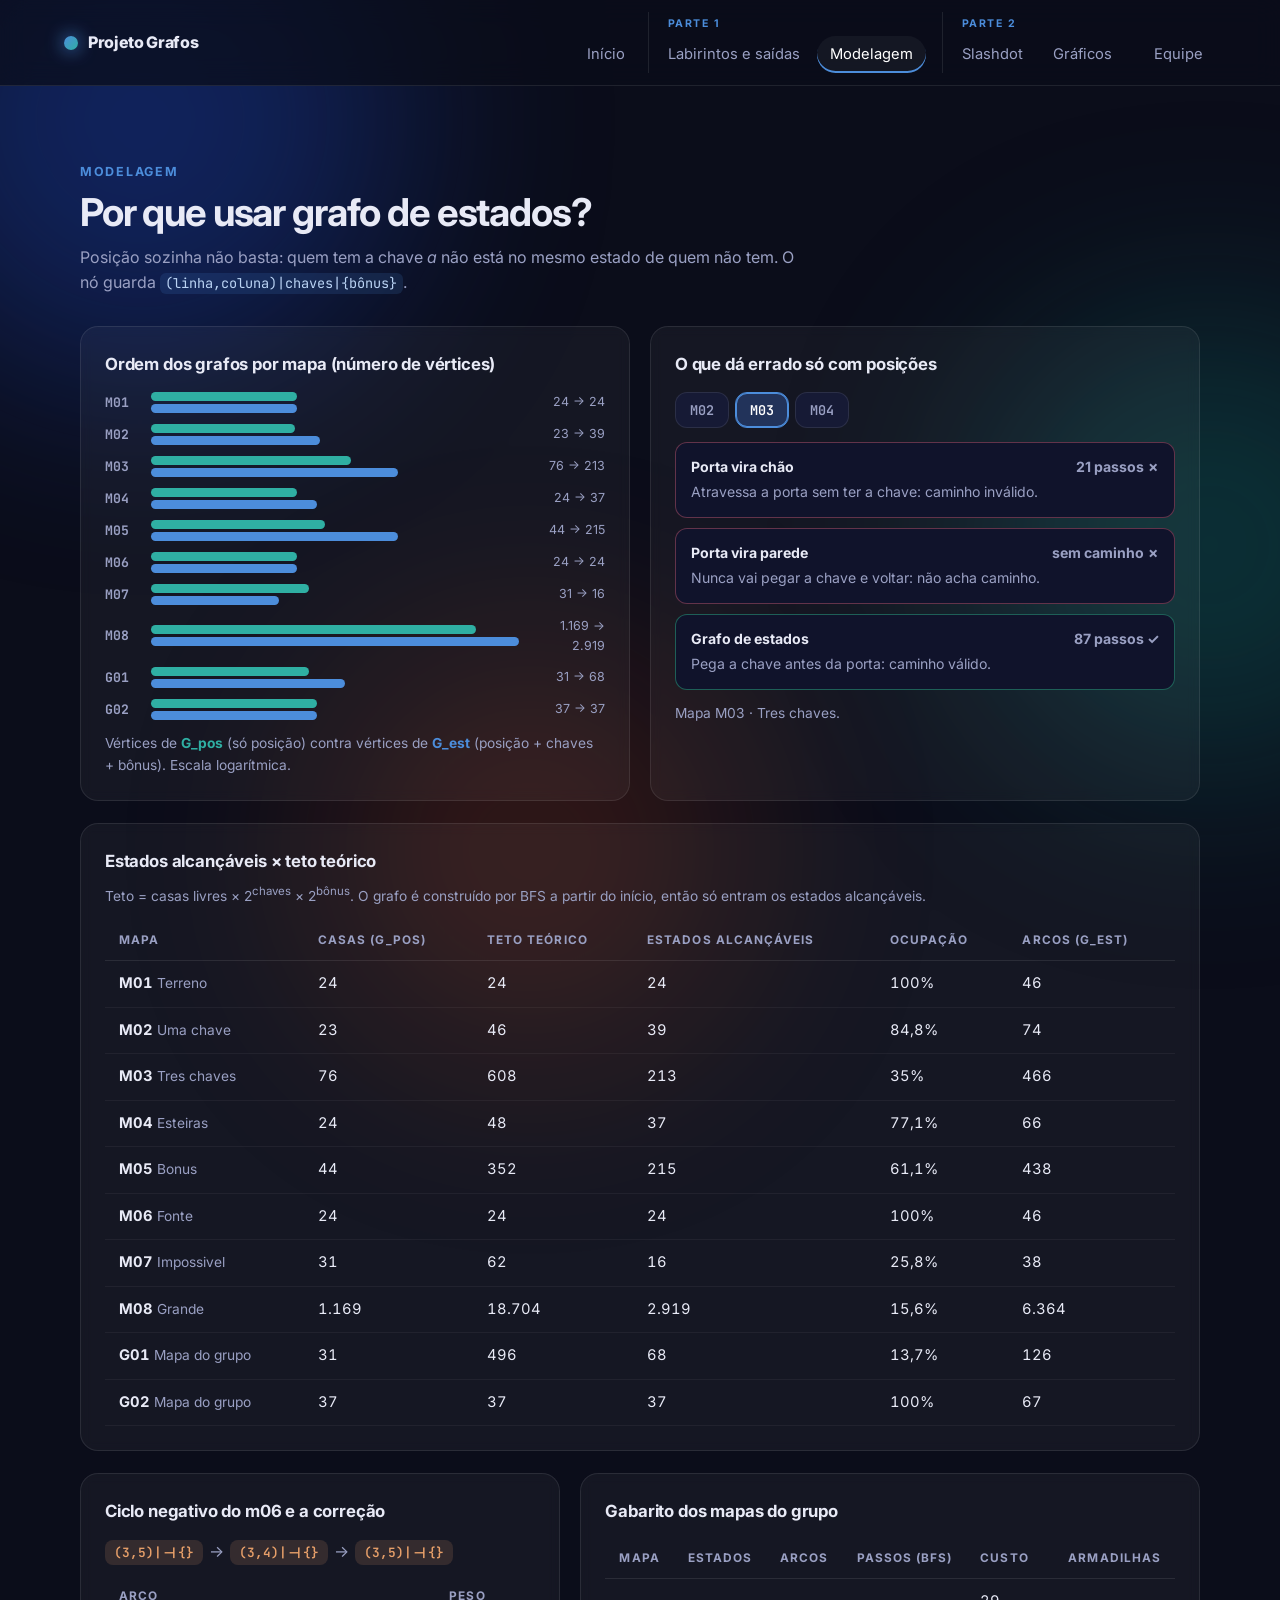
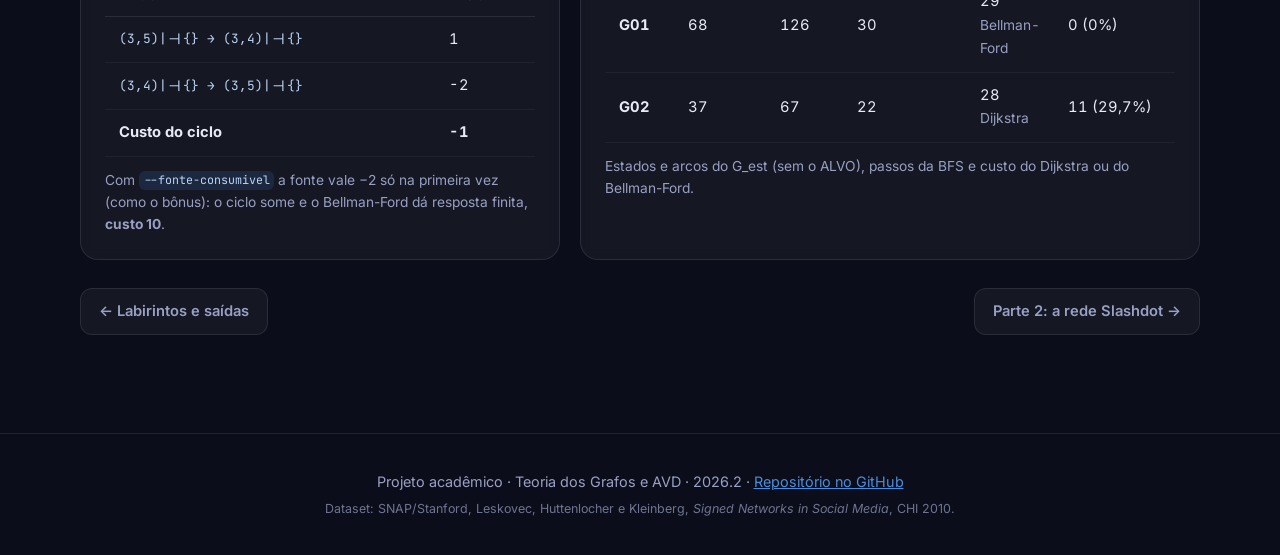
<file: web/modelagem.html>
<!DOCTYPE html>
<!-- [IA] Claude Code – estrutura HTML da pagina do projeto, incluindo os textos explicativos -->
<html lang="pt-BR">
<head>
<meta charset="UTF-8">
<meta name="viewport" content="width=device-width, initial-scale=1">
<title>Modelagem · Projeto Grafos</title>
<meta name="description" content="BFS, DFS, Dijkstra e Bellman-Ford em labirintos com chaves e portas e na rede social Slashdot.">
<link rel="preconnect" href="https://fonts.googleapis.com">
<link rel="preconnect" href="https://fonts.gstatic.com" crossorigin>
<link href="https://fonts.googleapis.com/css2?family=Inter:wght@400;500;600;700;800&family=JetBrains+Mono:wght@500;700&display=swap" rel="stylesheet">
<link rel="stylesheet" href="style.css">
</head>
<body>

<div class="bg-orbs" aria-hidden="true"><span></span><span></span><span></span></div>

<header class="nav">
  <a class="brand" href="index.html"><span class="brand-dot"></span>Projeto Grafos</a>
  <nav>
    <a href="index.html">Início</a>
    <div class="grupo"><span>Parte 1</span><div><a href="labirintos.html">Labirintos e saídas</a><a href="modelagem.html" class="on" aria-current="page">Modelagem</a></div></div>
    <div class="grupo"><span>Parte 2</span><div><a href="slashdot.html">Slashdot</a><a href="graficos.html">Gráficos</a></div></div>
    <a href="equipe.html">Equipe</a>
  </nav>
</header>

<main id="topo">

  <!-- MODELAGEM -->
  <section class="block" id="modelagem">
    <div class="head"><span class="eyebrow">Modelagem</span><h2>Por que usar grafo de estados?</h2>
      <p>Posição sozinha não basta: quem tem a chave <i>a</i> não está no mesmo estado de quem não tem. O nó guarda <code>(linha,coluna)|chaves|{bônus}</code>.</p></div>
    <div class="two">
      <div class="card"><h3>Ordem dos grafos por mapa (número de vértices)</h3><div id="chartModel" class="bars"></div>
        <p class="note">Vértices de <b class="k1">G_pos</b> (só posição) contra vértices de <b class="k2">G_est</b> (posição + chaves + bônus). Escala logarítmica.</p></div>
      <div class="card"><h3>O que dá errado só com posições</h3>
        <div class="seg layers mapas-modelagem" id="segModelagem"></div>
        <div id="armadilhas" class="traps"></div></div>
    </div>

    <div class="card table-card">
      <h3>Estados alcançáveis × teto teórico</h3>
      <p class="note top">Teto = casas livres × 2<sup>chaves</sup> × 2<sup>bônus</sup>. O grafo é construído por BFS a partir do início, então só entram os estados alcançáveis.</p>
      <div class="table-scroll"><table id="tblTeto"></table></div>
    </div>

    <div class="two duas-colunas">
      <div class="card table-card" id="cardCiclo">
        <h3>Ciclo negativo do m06 e a correção</h3>
        <div id="cicloM06"></div>
      </div>
      <div class="card table-card">
        <h3>Gabarito dos mapas do grupo</h3>
        <div class="table-scroll"><table id="tblGabarito"></table></div>
        <p class="note">Estados e arcos do G_est (sem o ALVO), passos da BFS e custo do Dijkstra ou do Bellman-Ford.</p>
      </div>
    </div>

    <nav class="pager"><a href="labirintos.html">← Labirintos e saídas</a><a href="slashdot.html">Parte 2: a rede Slashdot →</a></nav>
  </section>
</main>

<footer>
  <p>Projeto acadêmico · Teoria dos Grafos e AVD · 2026.2 · <a href="https://github.com/arthurlins7/Projeto-Grafos" target="_blank" rel="noopener">Repositório no GitHub</a></p>
  <p class="small">Dataset: SNAP/Stanford, Leskovec, Huttenlocher e Kleinberg, <i>Signed Networks in Social Media</i>, CHI 2010.</p>
</footer>

<div class="lightbox" id="lightbox" hidden><img alt=""><p></p></div>

<script src="data.js"></script>
<script src="app.js"></script>
</body>
</html>
</file>
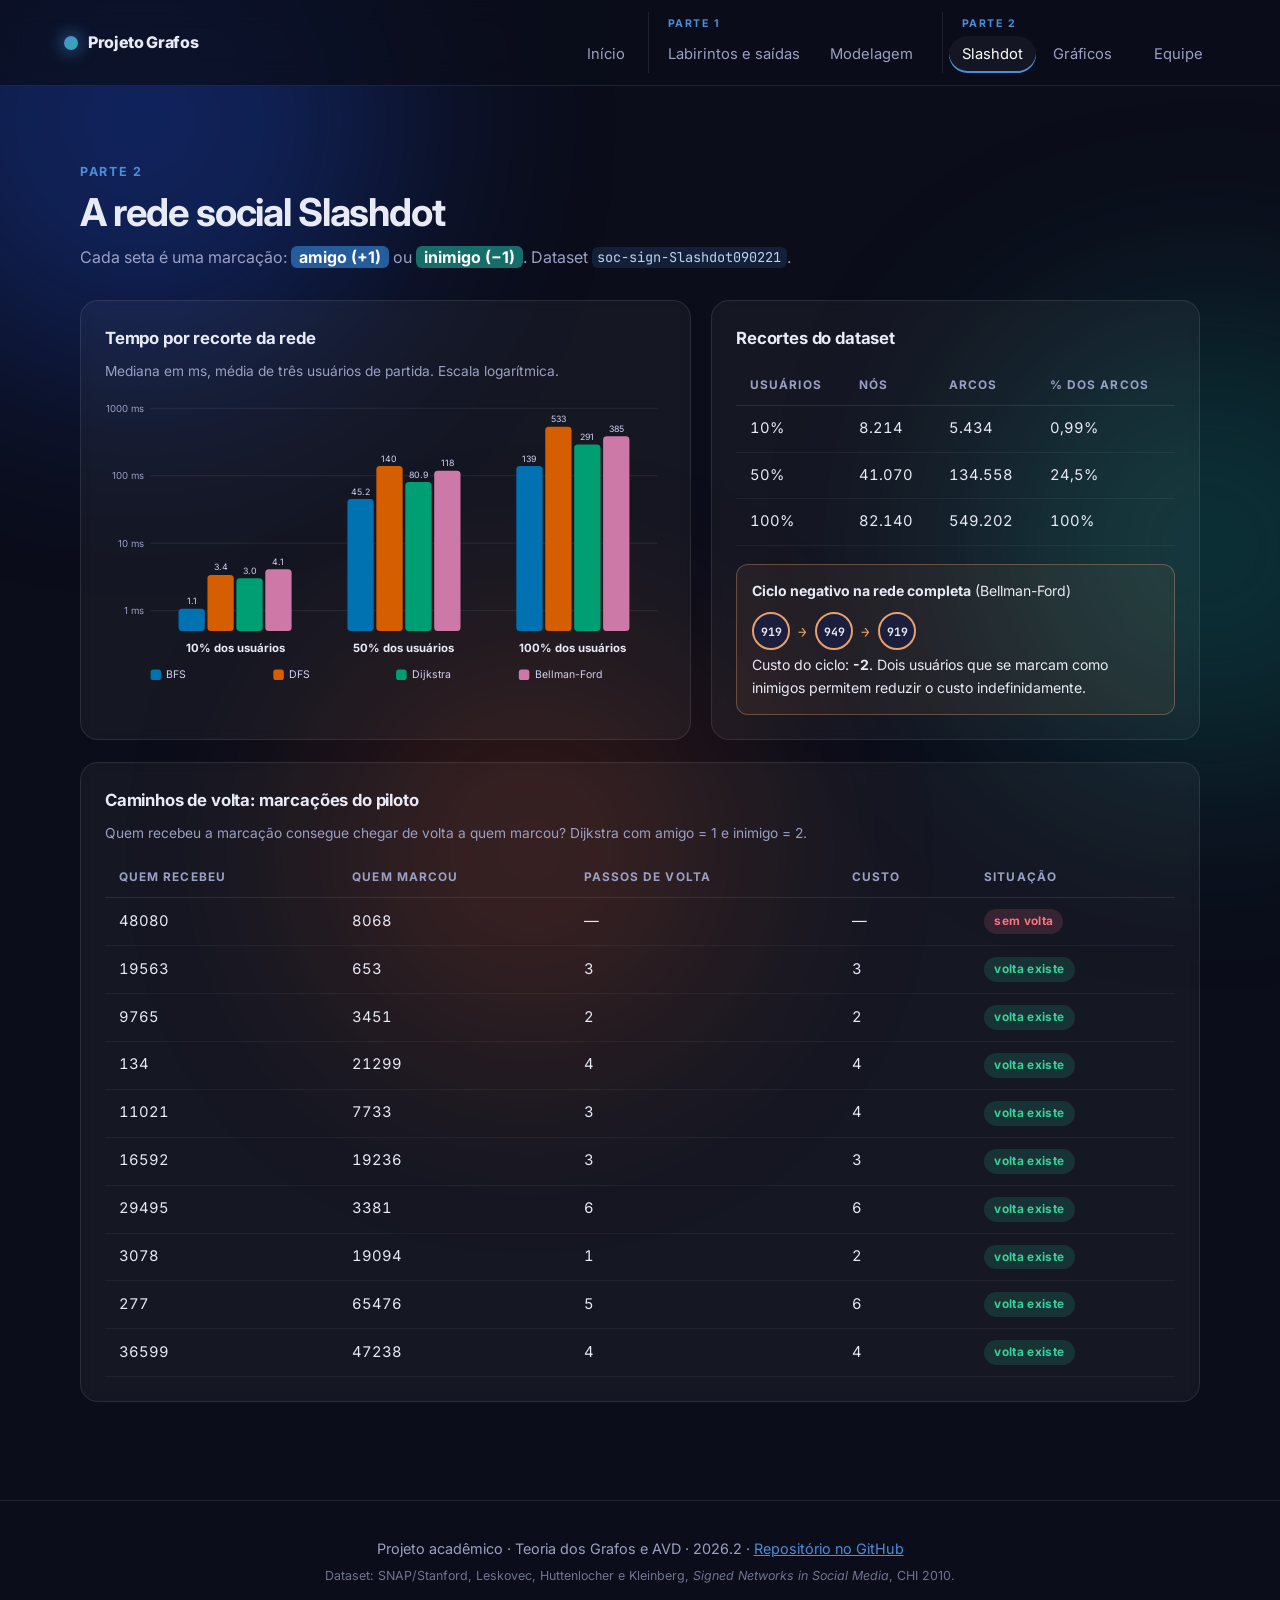
<file: web/slashdot.html>
<!DOCTYPE html>
<!-- [IA] Claude Code – estrutura HTML da pagina do projeto, incluindo os textos explicativos -->
<html lang="pt-BR">
<head>
<meta charset="UTF-8">
<meta name="viewport" content="width=device-width, initial-scale=1">
<title>Slashdot · Projeto Grafos</title>
<meta name="description" content="BFS, DFS, Dijkstra e Bellman-Ford em labirintos com chaves e portas e na rede social Slashdot.">
<link rel="preconnect" href="https://fonts.googleapis.com">
<link rel="preconnect" href="https://fonts.gstatic.com" crossorigin>
<link href="https://fonts.googleapis.com/css2?family=Inter:wght@400;500;600;700;800&family=JetBrains+Mono:wght@500;700&display=swap" rel="stylesheet">
<link rel="stylesheet" href="style.css">
</head>
<body>

<div class="bg-orbs" aria-hidden="true"><span></span><span></span><span></span></div>

<header class="nav">
  <a class="brand" href="index.html"><span class="brand-dot"></span>Projeto Grafos</a>
  <nav>
    <a href="index.html">Início</a>
    <div class="grupo"><span>Parte 1</span><div><a href="labirintos.html">Labirintos e saídas</a><a href="modelagem.html">Modelagem</a></div></div>
    <div class="grupo"><span>Parte 2</span><div><a href="slashdot.html" class="on" aria-current="page">Slashdot</a><a href="graficos.html">Gráficos</a></div></div>
    <a href="equipe.html">Equipe</a>
  </nav>
</header>

<main id="topo">

  <!-- PARTE 2 -->
  <section class="block" id="parte2">
    <div class="head"><span class="eyebrow">Parte 2</span><h2>A rede social Slashdot</h2>
      <p>Cada seta é uma marcação: <b class="friend">amigo (+1)</b> ou <b class="foe">inimigo (−1)</b>. Dataset <code id="dsNome"></code>.</p></div>

    <div class="slash-grid">
      <div class="card"><h3>Tempo por recorte da rede</h3><p class="note top">Mediana em ms, média de três usuários de partida. Escala logarítmica.</p><div id="chartEscala"></div></div>
      <div class="card"><h3>Recortes do dataset</h3><div class="table-scroll"><table id="tblRec"></table></div>
        <div class="negcycle" id="negCycle"></div></div>
    </div>

    <div class="card table-card">
      <h3>Caminhos de volta: marcações do piloto</h3>
      <p class="note top">Quem recebeu a marcação consegue chegar de volta a quem marcou? Dijkstra com amigo = 1 e inimigo = 2.</p>
      <div class="table-scroll"><table id="tblPiloto"></table></div>
    </div>
  </section>
</main>

<footer>
  <p>Projeto acadêmico · Teoria dos Grafos e AVD · 2026.2 · <a href="https://github.com/arthurlins7/Projeto-Grafos" target="_blank" rel="noopener">Repositório no GitHub</a></p>
  <p class="small">Dataset: SNAP/Stanford, Leskovec, Huttenlocher e Kleinberg, <i>Signed Networks in Social Media</i>, CHI 2010.</p>
</footer>

<div class="lightbox" id="lightbox" hidden><img alt=""><p></p></div>

<script src="data.js"></script>
<script src="app.js"></script>
</body>
</html>
</file>
<file: web/style.css>
/* [IA] Claude Code – estilos (CSS) da pagina do projeto */
:root{
  --bg:#0b0d1a; --bg2:#11142a; --card:rgba(255,255,255,.045); --line:rgba(255,255,255,.09);
  --text:#e8eaf6; --muted:#9aa0c3; --a:#4c8ddb; --b:#2fafa3; --pink:#e8a06a; --gold:#e8a06a; --gray:#a9b4c0;
  --ok:#34d399; --bad:#fb7185; --r:18px;
}
*{box-sizing:border-box;margin:0;padding:0}
[hidden]{display:none!important}
html{scroll-behavior:smooth;scroll-padding-top:80px}
body{font-family:Inter,system-ui,sans-serif;background:var(--bg);color:var(--text);line-height:1.6;overflow-x:hidden}
code{font-family:"JetBrains Mono",monospace;font-size:.85em;background:rgba(76,141,219,.15);padding:.1em .4em;border-radius:6px;color:#bbd4f5}
a{color:inherit}
.bg-orbs span{position:fixed;border-radius:50%;filter:blur(110px);opacity:.35;z-index:-1;pointer-events:none}
.bg-orbs span:nth-child(1){width:520px;height:520px;background:#1d4ed8;top:-140px;left:-120px}
.bg-orbs span:nth-child(2){width:460px;height:460px;background:#0f766e;top:35%;right:-160px}
.bg-orbs span:nth-child(3){width:420px;height:420px;background:#c2410c;bottom:-160px;left:25%;opacity:.22}

/* NAV */
.nav{position:sticky;top:0;z-index:50;display:flex;justify-content:space-between;align-items:center;padding:14px clamp(18px,5vw,64px);
  background:rgba(11,13,26,.72);backdrop-filter:blur(14px);border-bottom:1px solid var(--line)}
.brand{font-weight:800;text-decoration:none;display:flex;align-items:center;gap:10px;letter-spacing:-.02em}
.brand-dot{width:14px;height:14px;border-radius:50%;background:linear-gradient(135deg,var(--a),var(--b));box-shadow:0 0 18px var(--a)}
.nav nav{display:flex;gap:6px}
.nav nav a{text-decoration:none;color:var(--muted);font-size:.92rem;padding:7px 13px;border-radius:999px;transition:.2s}
.nav nav a:hover{color:#fff;background:var(--card)}
.nav nav a.on{color:#fff;background:var(--card);box-shadow:inset 0 -2px 0 var(--a)}

main{max-width:1200px;margin:0 auto;padding:0 clamp(18px,4vw,40px)}
.block{padding:72px 0 8px}
.head{margin-bottom:30px;max-width:720px}
.eyebrow{display:inline-block;font-size:.78rem;font-weight:700;letter-spacing:.14em;text-transform:uppercase;color:var(--a);margin-bottom:8px}
h2{font-size:clamp(1.7rem,3.4vw,2.4rem);letter-spacing:-.03em;line-height:1.15;margin-bottom:10px}
.head p{color:var(--muted)}
h3{font-size:1.05rem;margin-bottom:14px;letter-spacing:-.01em}
.card{background:var(--card);border:1px solid var(--line);border-radius:var(--r);padding:24px;backdrop-filter:blur(6px)}
.note{color:var(--muted);font-size:.86rem;margin-top:12px}.note.top{margin:-6px 0 14px}

/* HERO */
.hero{display:grid;grid-template-columns:1.15fr .85fr;gap:30px;align-items:center;padding:70px 0 40px;min-height:78vh}
.pill{display:inline-block;padding:7px 15px;border-radius:999px;font-size:.82rem;font-weight:600;color:#bbd4f5;background:rgba(76,141,219,.14);border:1px solid rgba(76,141,219,.35)}
h1{font-size:clamp(2.2rem,5vw,3.8rem);line-height:1.08;letter-spacing:-.04em;margin:20px 0;font-weight:800}
h1 em{font-style:normal;background:linear-gradient(100deg,var(--a),var(--b));-webkit-background-clip:text;background-clip:text;color:transparent}
.lead{color:var(--muted);font-size:1.12rem;max-width:560px}.lead strong{color:var(--text)}
.cta{display:flex;gap:14px;margin-top:30px;flex-wrap:wrap}
.btn{padding:13px 24px;border-radius:12px;font-weight:600;text-decoration:none;transition:.25s;font-size:.96rem}
.btn.primary{background:linear-gradient(135deg,var(--a),#6fa6ea);box-shadow:0 8px 30px rgba(76,141,219,.4)}
.btn.primary:hover{transform:translateY(-3px);box-shadow:0 14px 38px rgba(76,141,219,.55)}
.btn.ghost{border:1px solid var(--line);background:var(--card)}.btn.ghost:hover{border-color:var(--b);color:var(--b)}
.net{width:100%;filter:drop-shadow(0 0 40px rgba(76,141,219,.35))}
.net .n{fill:#1b1f3d;stroke:#4c8ddb;stroke-width:2.5}
.net .n.start{fill:#10b981;stroke:#6ee7b7}.net .n.goal{fill:#f43f5e;stroke:#fda4af}
.net text{fill:#fff;font-weight:800;font-size:15px;font-family:Inter}
.net .edges path{opacity:.45}
.net .route{opacity:1;stroke:#e8a06a;stroke-width:3.5;stroke-dasharray:14 10;animation:dash 1.4s linear infinite}
@keyframes dash{to{stroke-dashoffset:-48}}
.net .n:not(.start):not(.goal){animation:pulse 3s ease-in-out infinite}
.net .n:nth-child(3n){animation-delay:.8s}.net .n:nth-child(3n+1){animation-delay:1.6s}
@keyframes pulse{50%{stroke:#2fafa3;r:13}}

/* STATS */
.stats{display:grid;grid-template-columns:repeat(4,1fr);gap:16px}
.stat{text-align:center;padding:26px 10px;border-radius:var(--r);border:1px solid var(--line);background:linear-gradient(180deg,rgba(255,255,255,.06),rgba(255,255,255,.015))}
.stat b{display:block;font-size:clamp(1.8rem,3.4vw,2.7rem);font-weight:800;letter-spacing:-.03em;background:linear-gradient(120deg,#fff,#bbd4f5);-webkit-background-clip:text;background-clip:text;color:transparent;font-variant-numeric:tabular-nums}
.stat span{color:var(--muted);font-size:.9rem}

/* ALGOS */
.algos{display:grid;grid-template-columns:repeat(4,1fr);gap:16px}
.algo{position:relative;overflow:hidden;transition:.3s}
.algo::before{content:"";position:absolute;inset:0 0 auto 0;height:3px;background:var(--c)}
.algo::after{content:"";position:absolute;width:160px;height:160px;border-radius:50%;right:-60px;top:-60px;background:var(--c);opacity:.12;filter:blur(30px);transition:.3s}
.algo:hover{transform:translateY(-6px);border-color:var(--c)}.algo:hover::after{opacity:.3}
.algo h3{font-size:1.5rem;color:var(--c);margin-bottom:2px}
.algo .tag{font-size:.8rem;color:var(--muted);text-transform:uppercase;letter-spacing:.08em;margin-bottom:12px}
.algo p:last-child{color:#c6c9e4;font-size:.93rem}.algo b{color:#fff}

/* LAB */
.lab{padding:22px}
.lab-controls{display:flex;gap:22px;flex-wrap:wrap;margin-bottom:20px;align-items:flex-end}
.field{display:flex;flex-direction:column;gap:6px}.field.grow{flex:1;min-width:260px}
.field label{font-size:.74rem;font-weight:700;letter-spacing:.1em;text-transform:uppercase;color:var(--muted)}
select{appearance:none;background:#161a35 url("data:image/svg+xml,%3Csvg xmlns='http://www.w3.org/2000/svg' width='12' height='8'%3E%3Cpath d='M1 1l5 5 5-5' stroke='%239aa0c3' fill='none' stroke-width='2'/%3E%3C/svg%3E") no-repeat right 14px center;
  color:var(--text);border:1px solid var(--line);border-radius:12px;padding:11px 38px 11px 14px;font:600 .95rem Inter;cursor:pointer;min-width:230px}
select:focus{outline:2px solid var(--a)}
.seg{display:flex;gap:6px;flex-wrap:wrap}
.seg button{flex:1;min-width:92px;padding:10px 12px;border-radius:12px;border:1px solid var(--line);background:#161a35;color:var(--muted);font:600 .9rem Inter;cursor:pointer;transition:.2s}
.seg button:hover{color:#fff}
.seg button.on{color:#fff;border-color:var(--c);background:color-mix(in srgb,var(--c) 22%,#161a35);box-shadow:0 0 0 1px var(--c) inset}
.seg button:disabled{opacity:.4;cursor:not-allowed}
.lab-layers{display:flex;gap:22px;flex-wrap:wrap;align-items:flex-end;margin-bottom:18px}
.seg.layers button{flex:0 1 auto;min-width:0;padding:8px 14px;font-size:.84rem;font-family:"JetBrains Mono",monospace}
.seg.layers button.on{--c:#4c8ddb}
.seg.layers button.live{box-shadow:0 0 0 1px #4c8ddb inset,0 0 14px rgba(76,141,219,.35)}
.switch{display:flex;align-items:center;gap:10px;cursor:pointer;font-size:.9rem;font-weight:600;color:var(--muted);user-select:none;padding-bottom:9px}
.switch input{position:absolute;opacity:0;pointer-events:none}
.switch .knob{width:42px;height:24px;border-radius:99px;background:#1c2042;border:1px solid var(--line);position:relative;transition:.25s;flex:none}
.switch .knob::after{content:"";position:absolute;top:2px;left:2px;width:18px;height:18px;border-radius:50%;background:#9aa0c3;transition:.25s}
.switch input:checked+.knob{background:rgba(244,63,94,.28);border-color:#f43f5e}
.switch input:checked+.knob::after{left:20px;background:#fb7185}
.switch input:checked~*,.switch:has(input:checked){color:#fecdd3}
.switch input:focus-visible+.knob{outline:2px solid var(--a);outline-offset:2px}
.layer-info{margin:12px 0 0;padding:11px 14px;border-radius:12px;font-size:.82rem;color:var(--muted);background:#10132b;border:1px solid var(--line);line-height:1.5}
.layer-info b{color:#fff}.layer-info .trap{color:#fb7185}
.lab-main{display:grid;grid-template-columns:1fr 270px;gap:22px}
.canvas-wrap{position:relative;background:#080a16;border:1px solid var(--line);border-radius:14px;padding:14px;display:flex;align-items:center;justify-content:center;min-height:240px}
canvas{max-width:100%;height:auto;border-radius:8px;image-rendering:auto}
.overlay{position:absolute;inset:14px;display:flex;flex-direction:column;align-items:center;justify-content:center;gap:6px;text-align:center;border-radius:8px;
  background:rgba(8,10,22,.78);backdrop-filter:blur(3px);font-weight:700;font-size:1.25rem;padding:20px}
.overlay small{font-weight:500;font-size:.92rem;color:var(--muted);max-width:420px}
.overlay.bad{color:var(--bad)}.overlay.warn{color:var(--gold)}.overlay.ok{color:var(--ok)}
.readout{display:grid;gap:10px}
.readout div{display:flex;justify-content:space-between;align-items:baseline;background:#10132b;border:1px solid var(--line);border-radius:12px;padding:11px 15px}
.readout span{font-size:.78rem;color:var(--muted);text-transform:uppercase;letter-spacing:.08em}
.readout b{font:700 1.3rem "JetBrains Mono",monospace}
.result{margin:14px 0;padding:13px 15px;border-radius:12px;font-size:.88rem;border:1px solid var(--line);background:#10132b}
.result.ok{border-color:rgba(52,211,153,.4)}.result.bad{border-color:rgba(251,113,133,.45)}.result.warn{border-color:rgba(232,160,106,.45)}
.result b{color:#fff}
.legend{display:grid;grid-template-columns:1fr 1fr;gap:6px 10px;font-size:.78rem;color:var(--muted)}
.legend i{display:inline-block;width:14px;height:14px;border-radius:4px;vertical-align:-3px;margin-right:6px;border:1px solid rgba(255,255,255,.18)}
.player{display:flex;align-items:center;gap:12px;margin-top:18px;flex-wrap:wrap}
.icon-btn{width:44px;height:44px;border-radius:50%;border:1px solid var(--line);background:linear-gradient(135deg,var(--a),#6fa6ea);color:#fff;font-size:1.05rem;cursor:pointer;transition:.2s;flex:none}
.icon-btn:hover{transform:scale(1.08)}#btnReset{background:#161a35}
input[type=range]{-webkit-appearance:none;appearance:none;height:6px;border-radius:99px;background:#1c2042;outline:none;flex:1;min-width:120px}
input[type=range]::-webkit-slider-thumb{-webkit-appearance:none;width:18px;height:18px;border-radius:50%;background:#fff;border:3px solid var(--a);cursor:pointer}
input[type=range]::-moz-range-thumb{width:14px;height:14px;border-radius:50%;background:#fff;border:3px solid var(--a);cursor:pointer}
.speed{display:flex;align-items:center;gap:10px;color:var(--muted);font-size:.82rem;flex:0 0 230px}

/* TABLES */
.table-card{margin-top:22px}
.table-scroll{overflow-x:auto}
table{width:100%;border-collapse:collapse;font-size:.92rem}
th{font-size:.74rem;text-transform:uppercase;letter-spacing:.09em;color:var(--muted);text-align:left;padding:10px 14px;border-bottom:1px solid var(--line);white-space:nowrap}
td{padding:11px 14px;border-bottom:1px solid rgba(255,255,255,.05);font-variant-numeric:tabular-nums}
tbody tr:hover{background:rgba(255,255,255,.03)}
tr.best td:first-child::before{content:"★ ";color:var(--gold)}
.badge{display:inline-block;padding:3px 10px;border-radius:999px;font-size:.74rem;font-weight:700;letter-spacing:.03em}
.badge.OK{background:rgba(52,211,153,.15);color:var(--ok)}
.badge.RECUSA,.badge.CICLO_NEGATIVO{background:rgba(232,160,106,.15);color:var(--gold)}
.badge.SEM_SOLUCAO{background:rgba(251,113,133,.15);color:var(--bad)}
td.alg{font-weight:700}

/* MODEL */
.two{display:grid;grid-template-columns:1fr 1fr;gap:20px}
.bars .row{display:grid;grid-template-columns:36px 1fr 72px;align-items:center;gap:10px;margin:11px 0;font-size:.85rem}
.bars .row>span:first-child{font:700 .82rem "JetBrains Mono",monospace;color:var(--muted)}
.track{display:flex;flex-direction:column;gap:3px}
.bar{height:9px;border-radius:99px;width:0;transition:width 1s cubic-bezier(.2,.8,.2,1)}
.bar.p{background:var(--b)}.bar.e{background:var(--a)}
.bars .row em{font-style:normal;color:var(--muted);text-align:right;font-size:.78rem}
.k1{color:var(--b)}.k2{color:var(--a)}
.traps .t{padding:13px 15px;border-radius:12px;background:#10132b;border:1px solid var(--line);margin-bottom:10px;font-size:.88rem}
.traps .t b{display:flex;justify-content:space-between;margin-bottom:3px}
.traps .t.good{border-color:rgba(52,211,153,.4)}.traps .t.badx{border-color:rgba(251,113,133,.35)}
.traps .t span{color:var(--muted)}

/* SLASH */
/* [IA] Claude – amigo e inimigo com as cores dos graficos dos notebooks (secoes 8.2 e 9.1) */
.friend,.foe{color:#fff;padding:1px 8px;border-radius:6px}.friend{background:#255C9C}.foe{background:#176D69}
.slash-grid{display:grid;grid-template-columns:1.25fr 1fr;gap:20px;margin-bottom:22px}
#chartEscala svg{width:100%;height:auto;display:block}
.negcycle{margin-top:18px;padding:15px;border-radius:12px;background:rgba(232,160,106,.07);border:1px solid rgba(232,160,106,.35);font-size:.88rem}
.negcycle .loop{display:flex;align-items:center;gap:8px;margin:10px 0 4px;flex-wrap:wrap;font:700 .9rem "JetBrains Mono",monospace}
.negcycle .loop i{width:38px;height:38px;border-radius:50%;display:grid;place-items:center;background:#1b1f3d;border:2px solid var(--gold);font-style:normal;font-size:.72rem}
.negcycle .loop s{text-decoration:none;color:var(--gold)}

/* GRAFICOS EM TOPICOS */
/* [IA] Claude – estilos da pagina de graficos em topicos */
.indice{display:flex;flex-wrap:wrap;gap:8px}
.indice a{text-decoration:none;font-size:.86rem;font-weight:600;color:var(--muted);background:var(--card);border:1px solid var(--line);padding:8px 14px;border-radius:999px;transition:.2s}
.indice a:hover{color:#fff;border-color:var(--a)}
.topicos{display:flex;flex-direction:column;gap:22px}
.topico-head{display:flex;gap:14px;align-items:flex-start;margin-bottom:16px}
.topico-head h3{margin-bottom:2px}
.topico-head .note{margin:0}
.num{flex:none;width:34px;height:34px;border-radius:50%;display:grid;place-items:center;font-weight:800;font-size:.9rem;background:rgba(76,141,219,.16);border:1px solid rgba(76,141,219,.4);color:#bbd4f5}
.topico-img{margin:0;background:#fff;border-radius:12px;padding:14px;display:grid;place-items:center;cursor:zoom-in}
.topico-img img{max-width:100%;max-height:560px;object-fit:contain}
.topico-texto{display:grid;grid-template-columns:1fr 1fr;gap:20px;margin-top:18px}
.topico-texto h4{font-size:.76rem;text-transform:uppercase;letter-spacing:.1em;color:var(--a);margin-bottom:4px}
.topico-texto p{font-size:.94rem}
.lightbox{position:fixed;inset:0;z-index:100;background:rgba(5,6,14,.92);display:flex;flex-direction:column;align-items:center;justify-content:center;gap:12px;padding:28px;cursor:zoom-out}
.lightbox img{max-width:min(1200px,94vw);max-height:82vh;border-radius:12px;background:#fff}
@media(max-width:960px){.topico-texto{grid-template-columns:1fr}}

/* TEAM */
.team{display:grid;grid-template-columns:repeat(4,1fr);gap:16px}
.person{text-align:center;transition:.3s}.person:hover{transform:translateY(-5px)}
.av{width:78px;height:78px;border-radius:50%;margin:0 auto 14px;display:grid;place-items:center;font-weight:800;font-size:1.35rem;
  background:linear-gradient(135deg,hsl(var(--h) 80% 60%),hsl(calc(var(--h) + 50) 80% 55%));box-shadow:0 8px 28px hsl(var(--h) 80% 55% / .4)}

footer{margin-top:90px;text-align:center;padding:36px 20px;border-top:1px solid var(--line);color:var(--muted);font-size:.9rem}
footer a{color:var(--a)}footer .small{font-size:.78rem;margin-top:6px;opacity:.7}

.reveal{opacity:0;transform:translateY(26px);transition:opacity .8s ease,transform .8s ease}.reveal.in{opacity:1;transform:none}

@media(max-width:960px){
  .hero{grid-template-columns:1fr;min-height:auto;padding-top:40px}.hero-visual{max-width:380px;margin:0 auto}
  .stats,.algos,.team{grid-template-columns:1fr 1fr}
  .lab-main,.two,.slash-grid{grid-template-columns:1fr}
  .nav nav{overflow-x:auto}.nav nav a{white-space:nowrap}
}
@media(max-width:560px){
  .stats,.algos,.team{grid-template-columns:1fr}.nav{flex-wrap:wrap;gap:6px}.nav nav{max-width:100%}.speed{flex:1 1 100%}
}
@media(prefers-reduced-motion:reduce){*{animation:none!important;transition:none!important}.reveal{opacity:1;transform:none}}

/* [IA] Claude – estilos novos das paginas Labirintos e Modelagem (comparar 2x2, numeros, figuras, paginacao) */
.icon-btn.passo{background:#161a35;font-size:1.4rem;line-height:1}
.speed b{min-width:74px;color:#fff;font:600 .8rem "JetBrains Mono",monospace}
.comparar{display:grid;grid-template-columns:1fr 1fr;gap:16px}
.cmp{background:#080a16;border:1px solid var(--line);border-radius:14px;padding:12px;border-top:3px solid var(--c)}
.cmp h4{display:flex;justify-content:space-between;gap:8px;align-items:baseline;margin-bottom:8px;color:var(--c)}
.cmp h4 small{color:var(--muted);font-weight:500;font-size:.78rem}
.cmp .tela{display:flex;justify-content:center;overflow:hidden}
.cmp p{font-size:.82rem;color:var(--muted);margin-top:8px;min-height:1.3em}
.cmp p b{color:#fff}
.duas-colunas{margin-top:22px}.duas-colunas .table-card{margin-top:0}
.numeros h4{font-size:.78rem;text-transform:uppercase;letter-spacing:.08em;color:var(--muted);margin:14px 0 4px}
.numeros h4:first-child{margin-top:0}
.numeros td,.numeros th{padding:7px 10px}
.mono{font-family:"JetBrains Mono",monospace;font-size:.8rem;color:#bbd4f5;word-break:break-all}
.mapas-modelagem{margin-bottom:14px}
.ciclo-seq{display:flex;flex-wrap:wrap;gap:6px;align-items:center;margin:4px 0 12px}
.ciclo-seq i{font-style:normal;font:600 .8rem "JetBrains Mono",monospace;padding:4px 9px;border-radius:8px;background:rgba(232,160,106,.15);color:var(--gold)}
.ciclo-seq s{text-decoration:none;color:var(--muted)}
.figuras-modelagem{display:grid;grid-template-columns:repeat(auto-fit,minmax(260px,1fr));gap:14px}
.figuras-modelagem figure{background:#fff;border-radius:12px;padding:8px;cursor:zoom-in;transition:.2s}
.figuras-modelagem figure:hover{transform:translateY(-3px)}
.figuras-modelagem img{width:100%;display:block}
.figuras-modelagem figcaption{color:#111;font-size:.82rem;padding:6px 4px 0}
.pager{display:flex;justify-content:space-between;gap:12px;flex-wrap:wrap;margin-top:28px}
.pager a{text-decoration:none;padding:11px 18px;border-radius:12px;border:1px solid var(--line);background:var(--card);color:var(--muted);font-weight:600;font-size:.92rem;transition:.2s}
.pager a:hover{color:#fff;border-color:var(--a)}
.pager a:last-child{margin-left:auto}
@media (max-width:900px){.comparar{grid-template-columns:1fr}}

/* [IA] Claude – tabelas interativas, visualizacoes do grafo de estados e arquivos de out/parte1 */
.abas-dados{margin-bottom:14px}
.ferramentas{display:flex;gap:12px;align-items:center;flex-wrap:wrap;margin-bottom:10px;font-size:.84rem;color:var(--muted)}
.ferramentas input{background:#161a35;border:1px solid var(--line);border-radius:10px;padding:8px 12px;color:var(--text);font:500 .88rem Inter,sans-serif;min-width:240px}
.ferramentas button{background:#161a35;border:1px solid var(--line);border-radius:8px;color:var(--text);padding:5px 11px;cursor:pointer}
.ferramentas button:disabled{opacity:.4;cursor:default}
.t-interativa th{cursor:pointer;user-select:none}
.t-interativa th.ord::after{content:" ▲";color:var(--a)}.t-interativa th.ord.desc::after{content:" ▼"}
.t-interativa tr.atual td{background:rgba(76,141,219,.16)}
.t-interativa tr.clicavel{cursor:pointer}
.viz-area{overflow:auto;max-height:720px;background:#080a16;border:1px solid var(--line);border-radius:14px;padding:12px;position:relative}
.viz-area svg{display:block}
.viz-area .no{cursor:pointer}
.viz-area .no:hover{stroke:#fff;stroke-width:2}
.viz-legenda{display:flex;flex-wrap:wrap;gap:6px 16px;font-size:.8rem;color:var(--muted);margin:6px 0 10px;align-items:center}
.viz-legenda i{display:inline-block;width:12px;height:12px;border-radius:50%;vertical-align:-2px;margin-right:6px}
.viz-legenda .linha{display:inline-block;width:22px;height:0;border-top:2px solid;vertical-align:middle;margin-right:6px}
.viz-legenda .degrade{display:inline-block;width:160px;height:12px;border-radius:4px;vertical-align:-2px;margin:0 6px}
.dica{position:fixed;z-index:200;pointer-events:none;background:#161a35;border:1px solid rgba(255,255,255,.18);border-radius:10px;padding:8px 11px;font-size:.8rem;color:var(--text);max-width:340px;box-shadow:0 8px 24px rgba(0,0,0,.4)}
.dica b{color:#fff;display:block}.dica span{display:block;margin-top:2px}
.arquivos{display:grid;grid-template-columns:230px 1fr;gap:16px}
.arquivos-lista{display:flex;flex-direction:column;gap:4px;max-height:560px;overflow:auto}
.arquivos-lista button{text-align:left;background:#10132b;border:1px solid var(--line);border-radius:8px;color:var(--muted);padding:7px 10px;font:500 .8rem "JetBrains Mono",monospace;cursor:pointer}
.arquivos-lista button.on{color:#fff;border-color:var(--a);background:rgba(76,141,219,.16)}
.arquivos-ver{min-width:0}
.arquivos-topo{display:flex;justify-content:space-between;align-items:center;margin-bottom:10px;gap:10px}
.btn-baixar{background:linear-gradient(135deg,var(--a),#6fa6ea);border:0;border-radius:10px;color:#fff;padding:7px 14px;font:600 .85rem Inter,sans-serif;cursor:pointer}
.json-ver{background:#080a16;border:1px solid var(--line);border-radius:12px;padding:12px;max-height:520px;overflow:auto;font:500 .78rem/1.5 "JetBrains Mono",monospace;color:#cfd8f5;white-space:pre}
@media (max-width:900px){.arquivos{grid-template-columns:1fr}}
.arquivos-ver .table-scroll{max-height:520px;overflow:auto;border:1px solid var(--line);border-radius:12px}
.arquivos-ver th{position:sticky;top:0;background:#141833}

html{scroll-padding-top:110px}
.nav{padding-top:12px;padding-bottom:12px;min-height:84px}
.nav nav{align-items:flex-end;gap:10px}
.nav nav .grupo{display:flex;flex-direction:column;align-items:flex-start;gap:3px;padding:4px 6px 0;border-left:1px solid var(--line)}
.nav nav .grupo>span{font-size:.66rem;font-weight:700;letter-spacing:.14em;text-transform:uppercase;color:var(--a);padding-left:13px}
.nav nav .grupo>div{display:flex;gap:4px}
@media (max-width:900px){.nav nav{align-items:flex-start;flex-wrap:nowrap}.nav nav .grupo>div{flex-wrap:nowrap}}
</file>
